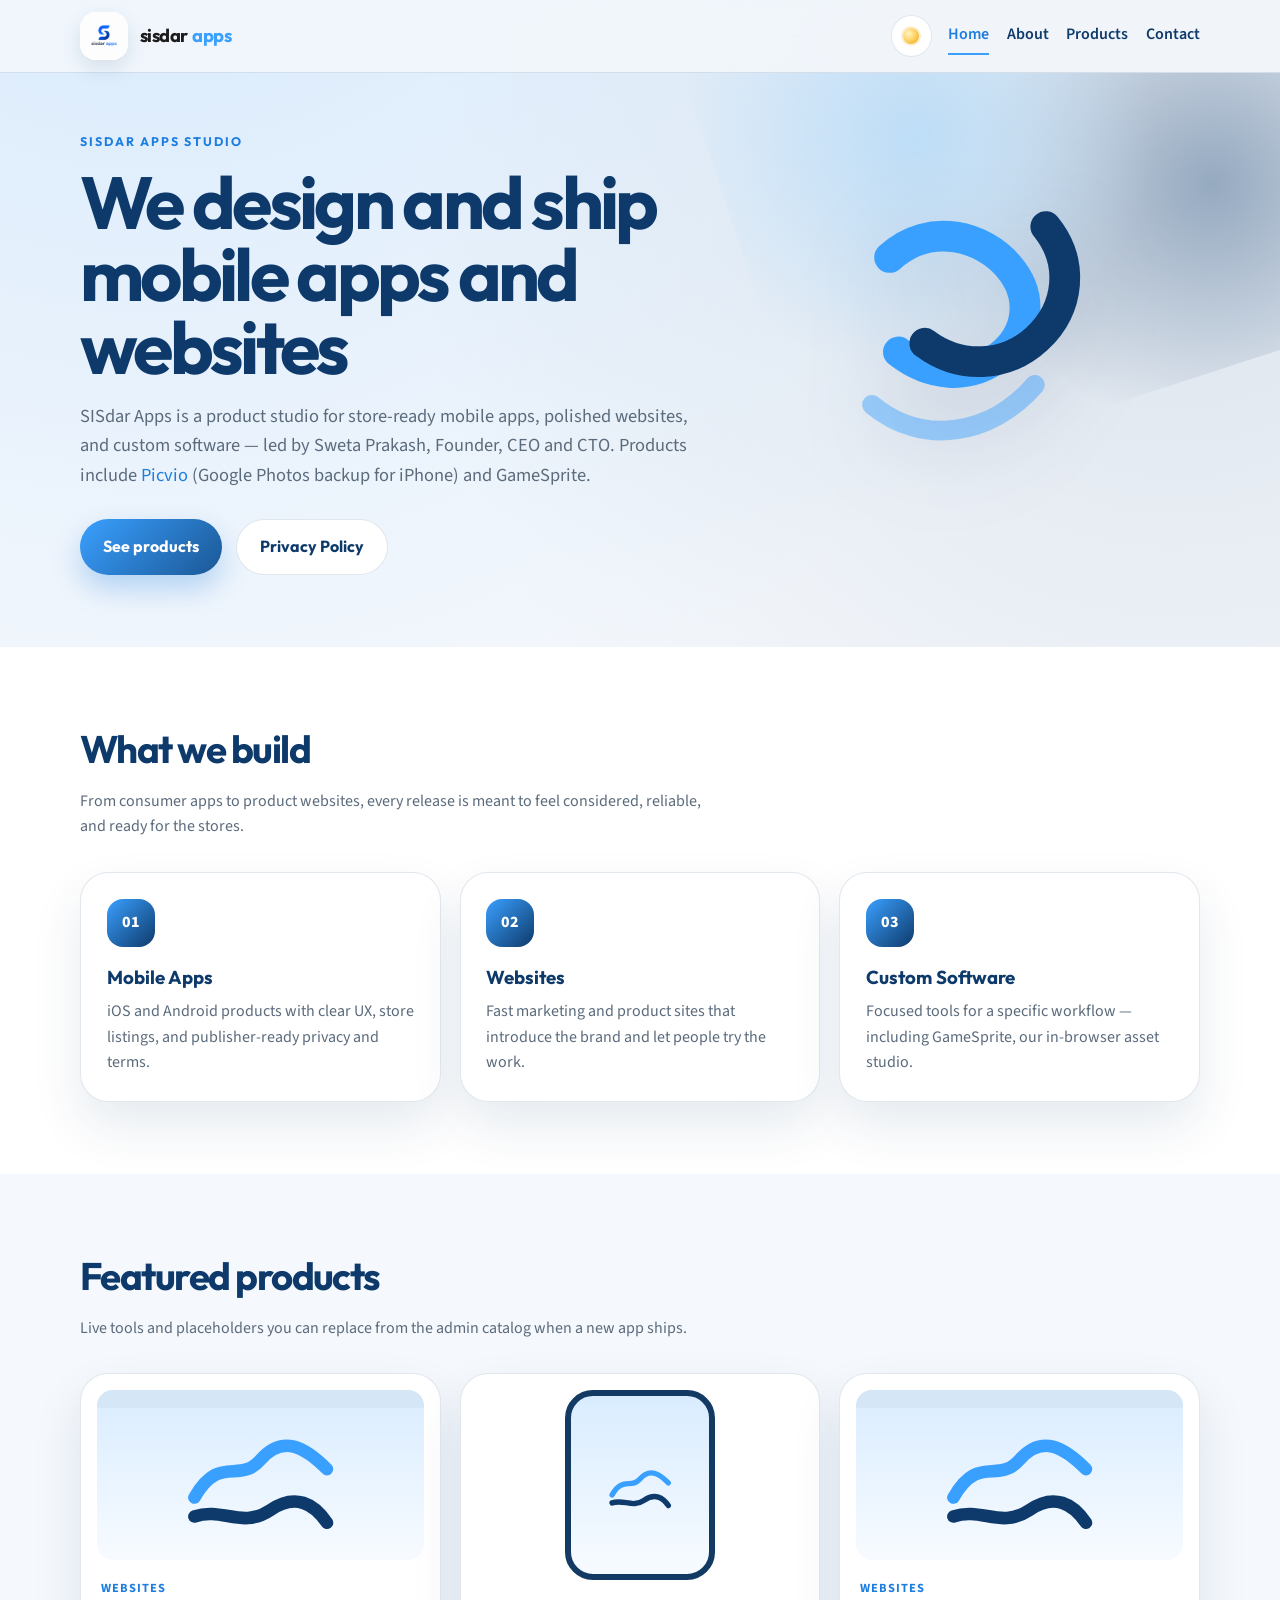
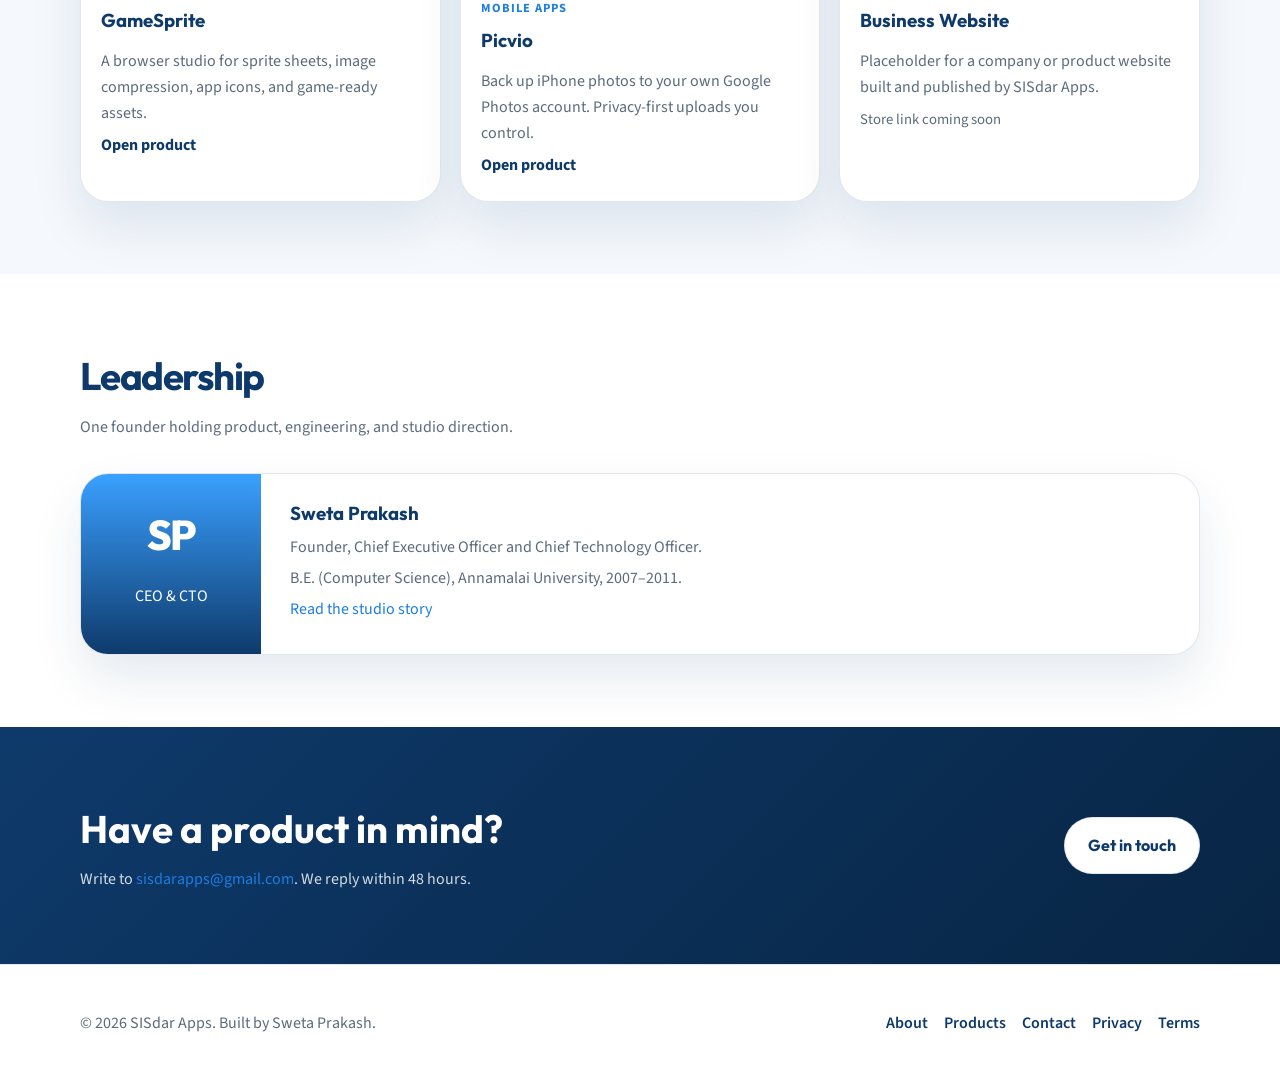
<file: index.html>
<!DOCTYPE html>
<html lang="en">
<head>
  <meta charset="UTF-8" />
  <meta name="viewport" content="width=device-width, initial-scale=1.0" />
  <title>SISdar Apps — Mobile apps and websites</title>
  <meta name="description" content="SISdar Apps designs and ships mobile apps, websites, and custom software. Founded by Sweta Prakash, CEO and CTO." />
  <meta name="theme-color" content="#F5F8FC" />
  <link rel="canonical" href="https://sisdarapps.co.in/" />
  <meta property="og:title" content="SISdar Apps — Mobile apps and websites" />
  <meta property="og:description" content="SISdar Apps designs and ships mobile apps, websites, and custom software." />
  <meta property="og:type" content="website" />
  <meta property="og:url" content="https://sisdarapps.co.in/" />
  <meta property="og:image" content="https://sisdarapps.co.in/assets/logo.png" />
  <link rel="icon" type="image/png" href="assets/favicon.png" />
  <link rel="apple-touch-icon" href="assets/favicon.png" />
  <link rel="preconnect" href="https://fonts.googleapis.com" />
  <link rel="preconnect" href="https://fonts.gstatic.com" crossorigin />
  <link href="https://fonts.googleapis.com/css2?family=Outfit:wght@500;600;700;800&family=Source+Sans+3:wght@400;600;700&display=swap" rel="stylesheet" />
  <script src="js/theme-init.js"></script>
  <link rel="stylesheet" href="css/style.css" />
  <script type="application/ld+json">
  {
    "@context": "https://schema.org",
    "@type": "Organization",
    "name": "SISdar Apps",
    "url": "https://sisdarapps.co.in/",
    "logo": "https://sisdarapps.co.in/assets/logo.png",
    "email": "sisdarapps@gmail.com",
    "founder": {
      "@type": "Person",
      "name": "Sweta Prakash",
      "jobTitle": "Founder, CEO and CTO"
    }
  }
  </script>
</head>
<body data-page="home">
  <a class="skip-link" href="#main">Skip to content</a>
  <header class="site-header">
    <div class="container header-inner">
      <a class="brand" href="index.html" aria-label="SISdar Apps home">
        <img src="assets/logo.png" alt="" class="brand-logo" width="48" height="48" />
        <span class="brand-text" aria-hidden="true"><span class="brand-sisdar">sisdar</span><span class="brand-apps">apps</span></span>
      </a>
      <div class="header-actions">
        <button class="theme-toggle" type="button" data-theme-toggle aria-label="Switch to dark theme">
          <span class="theme-toggle-sun" aria-hidden="true"></span>
          <span class="theme-toggle-moon" aria-hidden="true"></span>
        </button>
        <button class="nav-toggle" type="button" aria-expanded="false" aria-controls="site-nav">Menu</button>
      </div>
      <nav class="site-nav" id="site-nav" aria-label="Main">
        <a href="index.html" data-nav="home">Home</a>
        <a href="about.html" data-nav="about">About</a>
        <a href="products.html" data-nav="products">Products</a>
        <a href="contact.html" data-nav="contact">Contact</a>
      </nav>
    </div>
  </header>

  <main id="main">
    <section class="section hero ribbon-stage">
      <div class="container hero-grid">
        <div class="hero-copy">
          <span class="eyebrow">SISdar Apps studio</span>
          <h1>We design and ship mobile apps and websites</h1>
          <p>SISdar Apps is a product studio for store-ready mobile apps, polished websites, and custom software — led by Sweta Prakash, Founder, CEO and CTO. Products include <a href="picvio.html">Picvio</a> (Google Photos backup for iPhone) and GameSprite.</p>
          <div class="hero-actions">
            <a class="button button-primary" href="products.html">See products</a>
            <a class="button button-secondary" href="privacy.html">Privacy Policy</a>
          </div>
        </div>
        <div class="hero-visual" aria-hidden="true">
          <svg class="ribbon-mark" viewBox="0 0 320 280" fill="none">
            <path d="M86 54c38-34 86-18 108 8 24 28 18 62-8 82-28 22-64 18-92-4" stroke="#3AA0FF" stroke-width="28" stroke-linecap="round"/>
            <path d="M118 132c32 24 74 22 102-4 30-28 34-70 8-102" stroke="#0E3A6B" stroke-width="28" stroke-linecap="round"/>
            <path d="M70 188c46 38 108 28 148-18" stroke="#3AA0FF" stroke-width="18" stroke-linecap="round" opacity="0.45"/>
          </svg>
        </div>
      </div>
    </section>

    <section class="section section-ice">
      <div class="container">
        <div class="section-header">
          <h2>What we build</h2>
          <p>From consumer apps to product websites, every release is meant to feel considered, reliable, and ready for the stores.</p>
        </div>
        <div class="feature-grid">
          <article class="feature-card">
            <div class="feature-icon">01</div>
            <h3>Mobile Apps</h3>
            <p>iOS and Android products with clear UX, store listings, and publisher-ready privacy and terms.</p>
          </article>
          <article class="feature-card">
            <div class="feature-icon">02</div>
            <h3>Websites</h3>
            <p>Fast marketing and product sites that introduce the brand and let people try the work.</p>
          </article>
          <article class="feature-card">
            <div class="feature-icon">03</div>
            <h3>Custom Software</h3>
            <p>Focused tools for a specific workflow — including GameSprite, our in-browser asset studio.</p>
          </article>
        </div>
      </div>
    </section>

    <section class="section">
      <div class="container">
        <div class="section-header">
          <h2>Featured products</h2>
          <p>Live tools and placeholders you can replace from the admin catalog when a new app ships.</p>
        </div>
        <div class="product-grid" data-product-grid data-featured="true"></div>
      </div>
    </section>

    <section class="section section-ice">
      <div class="container">
        <div class="section-header">
          <h2>Leadership</h2>
          <p>One founder holding product, engineering, and studio direction.</p>
        </div>
        <article class="leader-card">
          <div class="leader-mark">
            <div>
              <div class="leader-initials">SP</div>
              <p>CEO &amp; CTO</p>
            </div>
          </div>
          <div class="leader-copy">
            <h3>Sweta Prakash</h3>
            <p>Founder, Chief Executive Officer and Chief Technology Officer.</p>
            <p>B.E. (Computer Science), Annamalai University, 2007–2011.</p>
            <p><a href="about.html">Read the studio story</a></p>
          </div>
        </article>
      </div>
    </section>

    <section class="section section-navy">
      <div class="container cta-band">
        <div>
          <h2>Have a product in mind?</h2>
          <p>Write to <a href="mailto:sisdarapps@gmail.com">sisdarapps@gmail.com</a>. We reply within 48 hours.</p>
        </div>
        <a class="button button-secondary" href="contact.html">Get in touch</a>
      </div>
    </section>
  </main>

  <footer class="site-footer">
    <div class="container footer-inner">
      <p>&copy; 2026 SISdar Apps. Built by Sweta Prakash.</p>
      <nav class="footer-links" aria-label="Footer">
        <a href="about.html">About</a>
        <a href="products.html">Products</a>
        <a href="contact.html">Contact</a>
        <a href="privacy.html">Privacy</a>
        <a href="terms.html">Terms</a>
      </nav>
    </div>
  </footer>
  <script src="js/site.js"></script>
  <script src="js/products.js"></script>
</body>
</html>
</file>
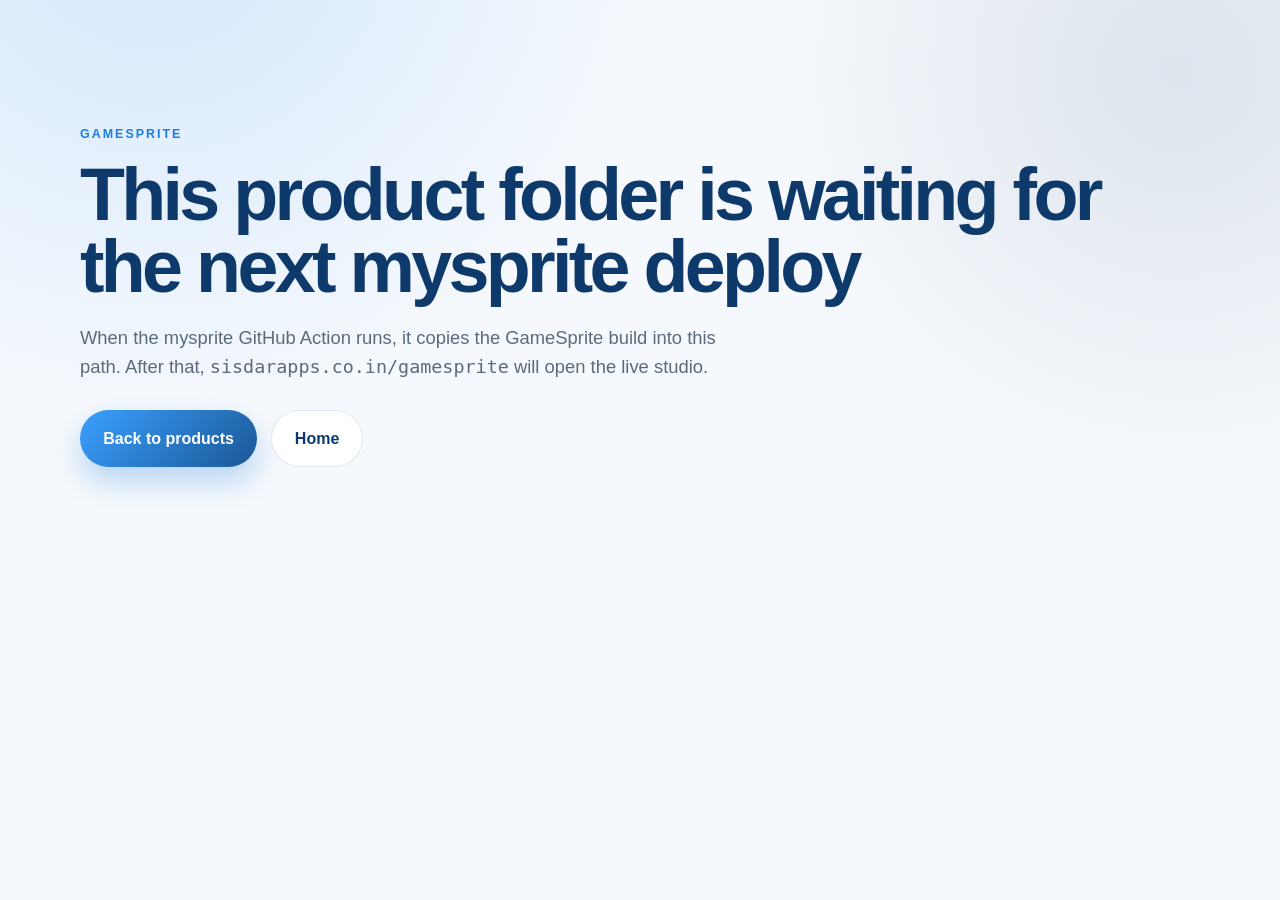
<file: gamesprite/index.html>
<!DOCTYPE html>
<html lang="en">
<head>
  <meta charset="UTF-8" />
  <meta name="viewport" content="width=device-width, initial-scale=1.0" />
  <title>GameSprite — SISdar Apps</title>
  <meta name="theme-color" content="#F5F8FC" />
  <link rel="icon" type="image/png" href="/assets/favicon.png" />
  <link rel="stylesheet" href="/css/style.css" />
</head>
<body>
  <main class="section">
    <div class="container page-hero">
      <span class="eyebrow">GameSprite</span>
      <h1>This product folder is waiting for the next mysprite deploy</h1>
      <p>When the mysprite GitHub Action runs, it copies the GameSprite build into this path. After that, <code>sisdarapps.co.in/gamesprite</code> will open the live studio.</p>
      <div class="hero-actions">
        <a class="button button-primary" href="/products.html">Back to products</a>
        <a class="button button-secondary" href="/index.html">Home</a>
      </div>
    </div>
  </main>
</body>
</html>
</file>
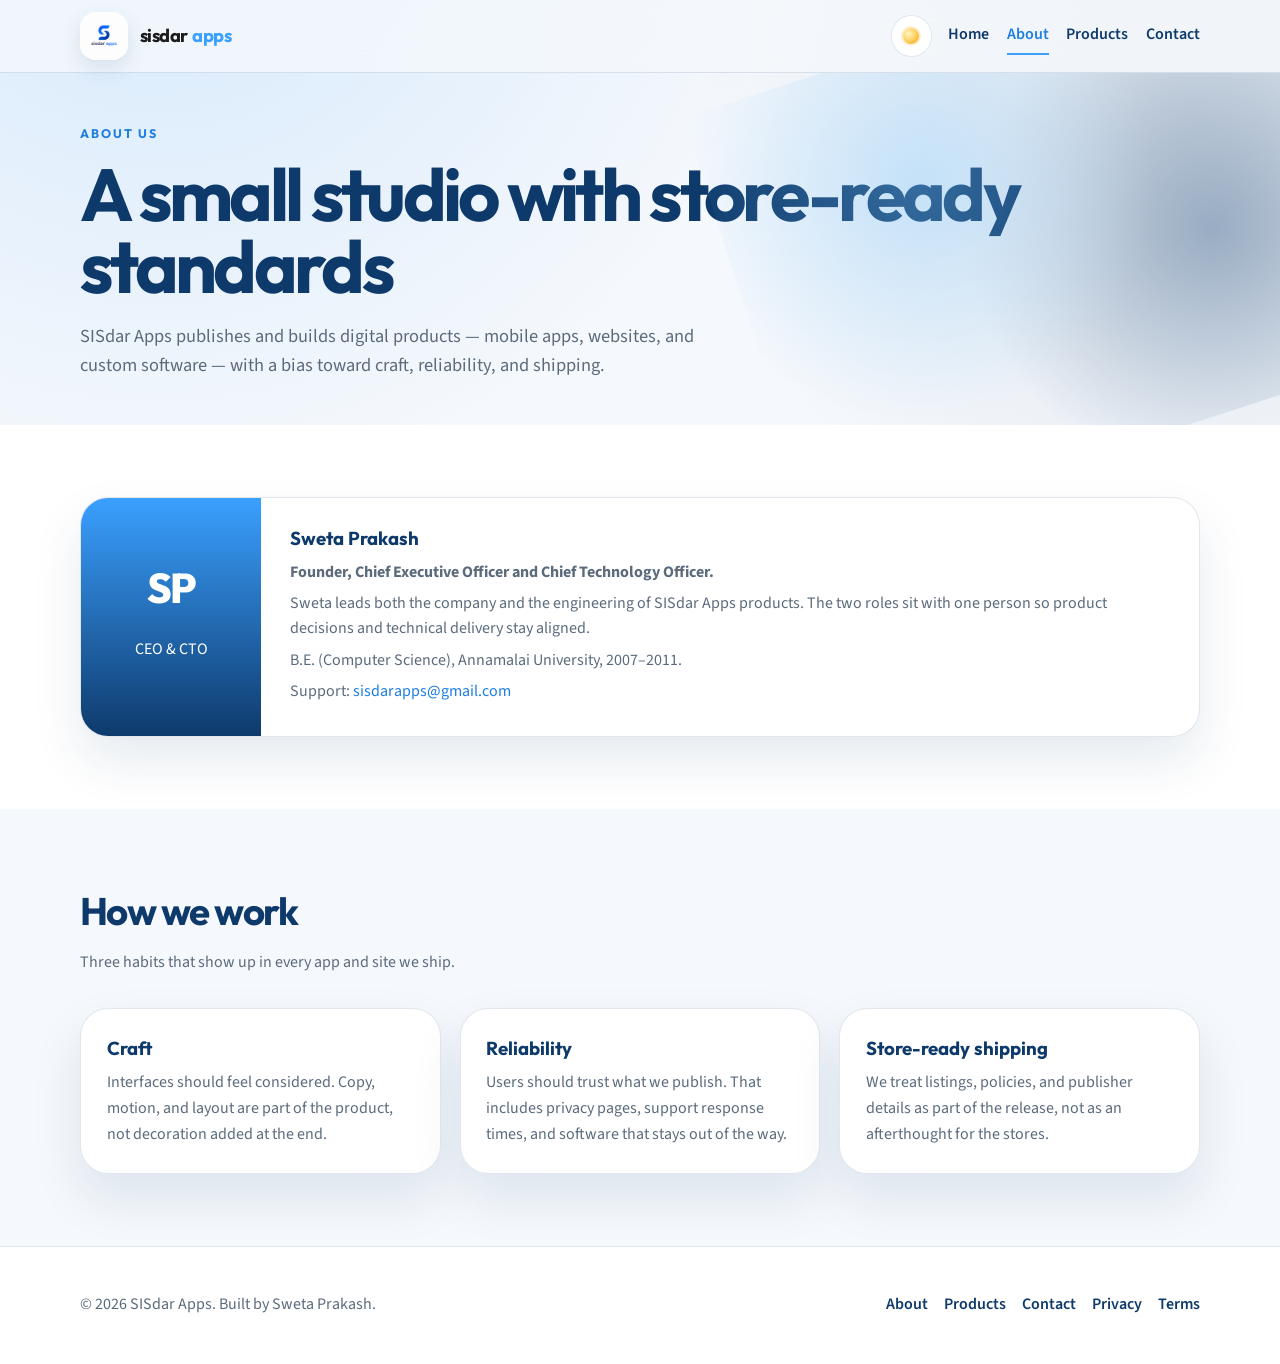
<file: about.html>
<!DOCTYPE html>
<html lang="en">
<head>
  <meta charset="UTF-8" />
  <meta name="viewport" content="width=device-width, initial-scale=1.0" />
  <title>About SISdar Apps</title>
  <meta name="description" content="SISdar Apps is a product studio led by Sweta Prakash, Founder, CEO and CTO. B.E. Computer Science, Annamalai University, 2007–2011." />
  <meta name="theme-color" content="#F5F8FC" />
  <link rel="canonical" href="https://sisdarapps.co.in/about.html" />
  <meta property="og:title" content="About SISdar Apps" />
  <meta property="og:description" content="Meet Sweta Prakash, Founder, CEO and CTO of SISdar Apps." />
  <meta property="og:type" content="website" />
  <meta property="og:url" content="https://sisdarapps.co.in/about.html" />
  <meta property="og:image" content="https://sisdarapps.co.in/assets/logo.png" />
  <link rel="icon" type="image/png" href="assets/favicon.png" />
  <link rel="apple-touch-icon" href="assets/favicon.png" />
  <link rel="preconnect" href="https://fonts.googleapis.com" />
  <link rel="preconnect" href="https://fonts.gstatic.com" crossorigin />
  <link href="https://fonts.googleapis.com/css2?family=Outfit:wght@500;600;700;800&family=Source+Sans+3:wght@400;600;700&display=swap" rel="stylesheet" />
  <script src="js/theme-init.js"></script>
  <link rel="stylesheet" href="css/style.css" />
</head>
<body data-page="about">
  <a class="skip-link" href="#main">Skip to content</a>
  <header class="site-header">
    <div class="container header-inner">
      <a class="brand" href="index.html" aria-label="SISdar Apps home">
        <img src="assets/logo.png" alt="" class="brand-logo" width="48" height="48" />
        <span class="brand-text" aria-hidden="true"><span class="brand-sisdar">sisdar</span><span class="brand-apps">apps</span></span>
      </a>
      <div class="header-actions">
        <button class="theme-toggle" type="button" data-theme-toggle aria-label="Switch to dark theme">
          <span class="theme-toggle-sun" aria-hidden="true"></span>
          <span class="theme-toggle-moon" aria-hidden="true"></span>
        </button>
        <button class="nav-toggle" type="button" aria-expanded="false" aria-controls="site-nav">Menu</button>
      </div>
      <nav class="site-nav" id="site-nav" aria-label="Main">
        <a href="index.html" data-nav="home">Home</a>
        <a href="about.html" data-nav="about">About</a>
        <a href="products.html" data-nav="products">Products</a>
        <a href="contact.html" data-nav="contact">Contact</a>
      </nav>
    </div>
  </header>

  <main id="main">
    <section class="page-hero ribbon-stage">
      <div class="container">
        <span class="eyebrow">About us</span>
        <h1>A small studio with store-ready standards</h1>
        <p>SISdar Apps publishes and builds digital products — mobile apps, websites, and custom software — with a bias toward craft, reliability, and shipping.</p>
      </div>
    </section>

    <section class="section section-ice">
      <div class="container">
        <article class="leader-card">
          <div class="leader-mark">
            <div>
              <div class="leader-initials">SP</div>
              <p>CEO &amp; CTO</p>
            </div>
          </div>
          <div class="leader-copy">
            <h3>Sweta Prakash</h3>
            <p><strong>Founder, Chief Executive Officer and Chief Technology Officer.</strong></p>
            <p>Sweta leads both the company and the engineering of SISdar Apps products. The two roles sit with one person so product decisions and technical delivery stay aligned.</p>
            <p>B.E. (Computer Science), Annamalai University, 2007–2011.</p>
            <p>Support: <a href="mailto:sisdarapps@gmail.com">sisdarapps@gmail.com</a></p>
          </div>
        </article>
      </div>
    </section>

    <section class="section">
      <div class="container">
        <div class="section-header">
          <h2>How we work</h2>
          <p>Three habits that show up in every app and site we ship.</p>
        </div>
        <div class="values-grid">
          <article class="value-card">
            <h3>Craft</h3>
            <p>Interfaces should feel considered. Copy, motion, and layout are part of the product, not decoration added at the end.</p>
          </article>
          <article class="value-card">
            <h3>Reliability</h3>
            <p>Users should trust what we publish. That includes privacy pages, support response times, and software that stays out of the way.</p>
          </article>
          <article class="value-card">
            <h3>Store-ready shipping</h3>
            <p>We treat listings, policies, and publisher details as part of the release, not as an afterthought for the stores.</p>
          </article>
        </div>
      </div>
    </section>
  </main>

  <footer class="site-footer">
    <div class="container footer-inner">
      <p>&copy; 2026 SISdar Apps. Built by Sweta Prakash.</p>
      <nav class="footer-links" aria-label="Footer">
        <a href="about.html">About</a>
        <a href="products.html">Products</a>
        <a href="contact.html">Contact</a>
        <a href="privacy.html">Privacy</a>
        <a href="terms.html">Terms</a>
      </nav>
    </div>
  </footer>
  <script src="js/site.js"></script>
</body>
</html>
</file>
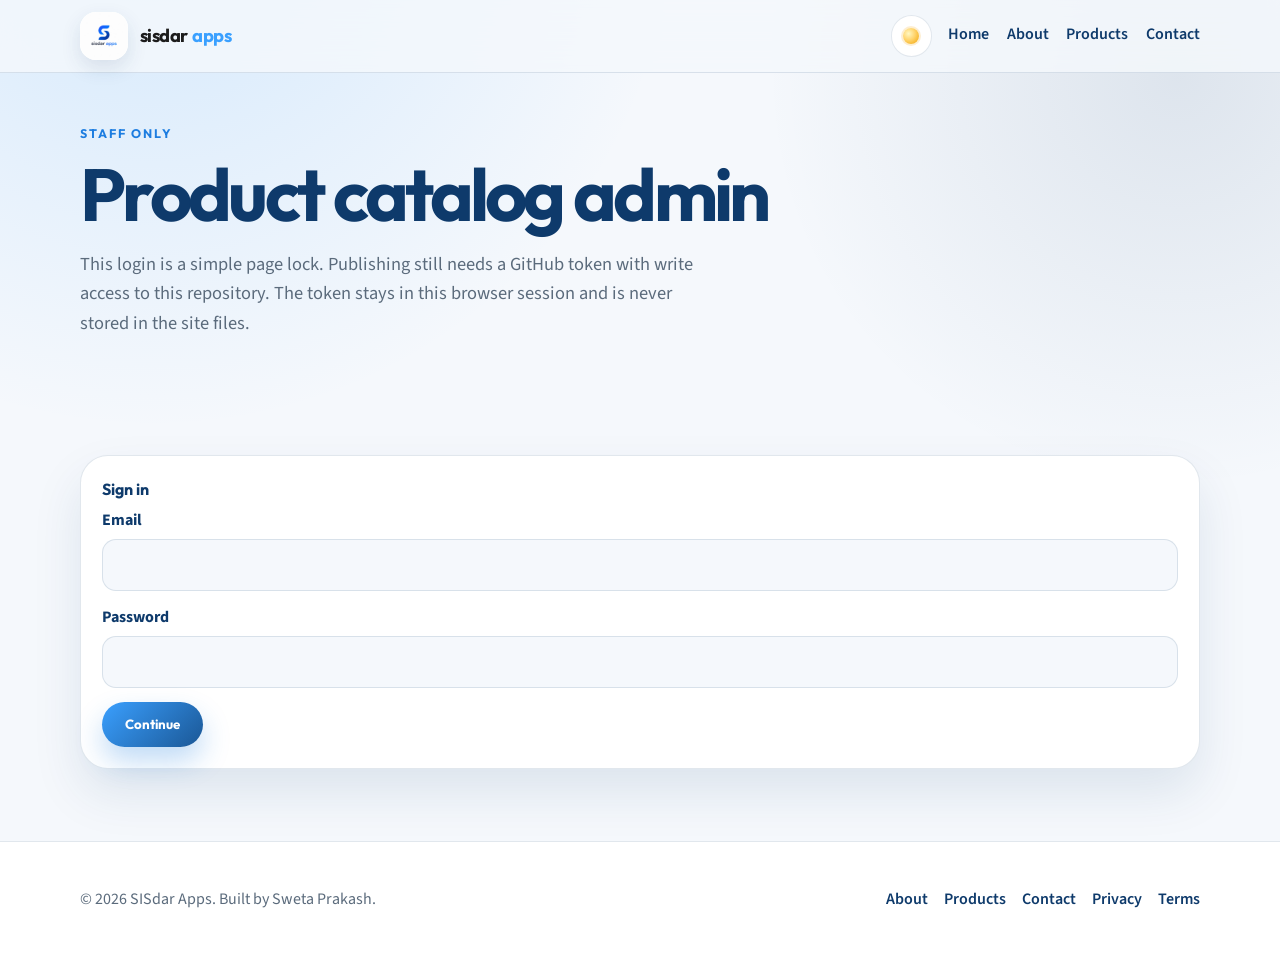
<file: admin.html>
<!DOCTYPE html>
<html lang="en">
<head>
  <meta charset="UTF-8" />
  <meta name="viewport" content="width=device-width, initial-scale=1.0" />
  <title>Admin — SISdar Apps</title>
  <meta name="robots" content="noindex, nofollow" />
  <meta name="theme-color" content="#F5F8FC" />
  <link rel="canonical" href="https://sisdarapps.co.in/admin.html" />
  <link rel="icon" type="image/png" href="assets/favicon.png" />
  <link rel="preconnect" href="https://fonts.googleapis.com" />
  <link rel="preconnect" href="https://fonts.gstatic.com" crossorigin />
  <link href="https://fonts.googleapis.com/css2?family=Outfit:wght@500;600;700;800&family=Source+Sans+3:wght@400;600;700&display=swap" rel="stylesheet" />
  <script src="js/theme-init.js"></script>
  <link rel="stylesheet" href="css/style.css" />
</head>
<body data-page="admin">
  <a class="skip-link" href="#main">Skip to content</a>
  <header class="site-header">
    <div class="container header-inner">
      <a class="brand" href="index.html" aria-label="SISdar Apps home">
        <img src="assets/logo.png" alt="" class="brand-logo" width="48" height="48" />
        <span class="brand-text" aria-hidden="true"><span class="brand-sisdar">sisdar</span><span class="brand-apps">apps</span></span>
      </a>
      <div class="header-actions">
        <button class="theme-toggle" type="button" data-theme-toggle aria-label="Switch to dark theme">
          <span class="theme-toggle-sun" aria-hidden="true"></span>
          <span class="theme-toggle-moon" aria-hidden="true"></span>
        </button>
        <button class="nav-toggle" type="button" aria-expanded="false" aria-controls="site-nav">Menu</button>
      </div>
      <nav class="site-nav" id="site-nav" aria-label="Main">
        <a href="index.html" data-nav="home">Home</a>
        <a href="about.html" data-nav="about">About</a>
        <a href="products.html" data-nav="products">Products</a>
        <a href="contact.html" data-nav="contact">Contact</a>
      </nav>
    </div>
  </header>

  <main id="main">
    <section class="page-hero">
      <div class="container">
        <span class="eyebrow">Staff only</span>
        <h1>Product catalog admin</h1>
        <p>This login is a simple page lock. Publishing still needs a GitHub token with write access to this repository. The token stays in this browser session and is never stored in the site files.</p>
      </div>
    </section>

    <section class="section">
      <div class="container">
        <p class="status-card" id="admin-status" hidden></p>

        <div id="login-view" class="admin-card">
          <h2>Sign in</h2>
          <form id="login-form">
            <label>Email
              <input type="email" name="email" required autocomplete="username" />
            </label>
            <label>Password
              <input type="password" name="password" required autocomplete="current-password" />
            </label>
            <div class="form-actions">
              <button class="button button-primary" type="submit">Continue</button>
            </div>
          </form>
        </div>

        <div id="admin-view" hidden>
          <div class="admin-toolbar">
            <h2>Catalog</h2>
            <div class="form-actions">
              <button class="button button-ghost" type="button" id="new-product-btn">New product</button>
              <button class="button button-primary" type="button" id="publish-btn">Publish to GitHub</button>
              <button class="button button-ghost" type="button" id="logout-btn">Log out</button>
            </div>
          </div>

          <div class="admin-grid" style="margin-bottom: 1.2rem;">
            <form class="admin-card" id="token-form">
              <h2>GitHub token</h2>
              <p class="token-note">Create a fine-grained personal access token with Contents write access to <code>Inder07it25/my-domain-site</code>. Paste it here when you are ready to publish. It is kept in session storage only.</p>
              <label>Token
                <input type="password" name="token" autocomplete="off" />
              </label>
              <button class="button button-secondary" type="submit">Save token for this session</button>
            </form>

            <form class="admin-card" id="product-form">
              <h2>Product</h2>
              <label>Name
                <input type="text" name="name" required />
              </label>
              <label>Category
                <select name="category">
                  <option value="apps">Mobile Apps</option>
                  <option value="websites">Websites</option>
                  <option value="software">Custom Software</option>
                </select>
              </label>
              <label>Description
                <textarea name="description"></textarea>
              </label>
              <label>Image URL (optional)
                <input type="url" name="image" />
              </label>
              <label>Link type
                <select name="linkType">
                  <option value="none">Coming soon</option>
                  <option value="internal">Internal path on this domain</option>
                  <option value="external">External URL</option>
                </select>
              </label>
              <label>Internal path
                <input type="text" name="path" placeholder="/gamesprite/" />
              </label>
              <label>External URL
                <input type="url" name="url" placeholder="https://" />
              </label>
              <label><input type="checkbox" name="featured" /> Featured on Home</label>
              <button class="button button-primary" type="submit">Save to draft</button>
            </form>
          </div>

          <div class="admin-list" id="product-list"></div>
        </div>
      </div>
    </section>
  </main>

  <footer class="site-footer">
    <div class="container footer-inner">
      <p>&copy; 2026 SISdar Apps. Built by Sweta Prakash.</p>
      <nav class="footer-links" aria-label="Footer">
        <a href="about.html">About</a>
        <a href="products.html">Products</a>
        <a href="contact.html">Contact</a>
        <a href="privacy.html">Privacy</a>
        <a href="terms.html">Terms</a>
      </nav>
    </div>
  </footer>
  <script src="js/site.js"></script>
  <script src="js/products.js"></script>
  <script src="js/admin.js"></script>
</body>
</html>
</file>
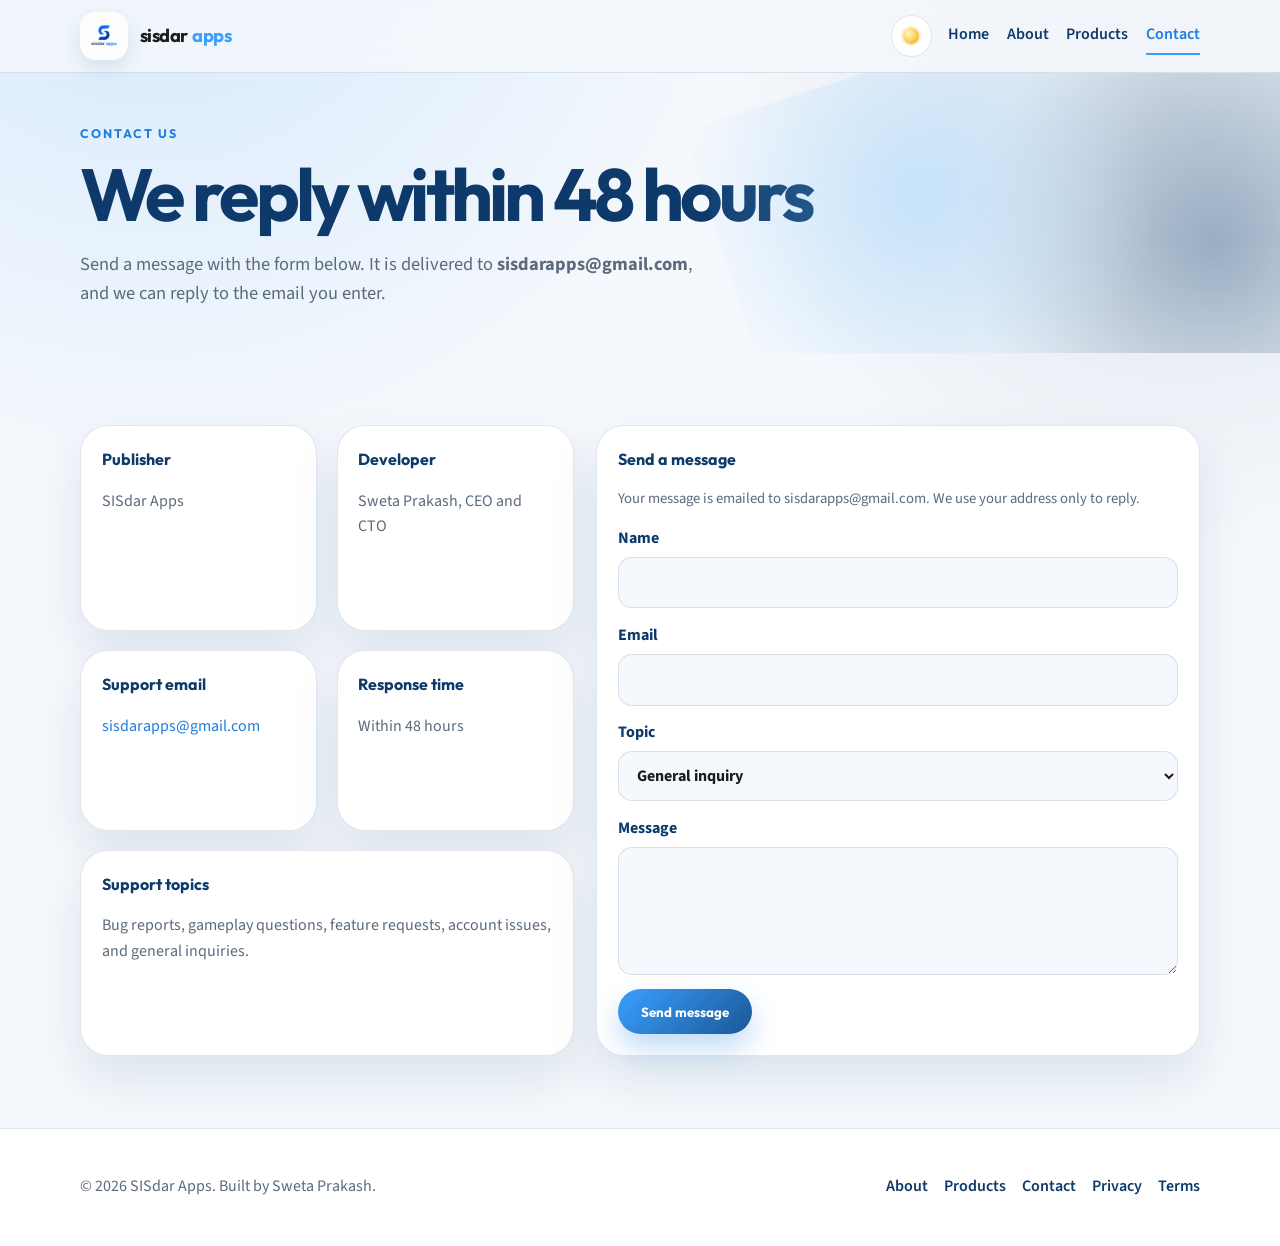
<file: contact.html>
<!DOCTYPE html>
<html lang="en">
<head>
  <meta charset="UTF-8" />
  <meta name="viewport" content="width=device-width, initial-scale=1.0" />
  <title>Contact SISdar Apps</title>
  <meta name="description" content="Contact SISdar Apps support. Email sisdarapps@gmail.com. We respond within 48 hours." />
  <meta name="theme-color" content="#F5F8FC" />
  <link rel="canonical" href="https://sisdarapps.co.in/contact.html" />
  <meta property="og:title" content="Contact SISdar Apps" />
  <meta property="og:description" content="Contact SISdar Apps support. We respond within 48 hours." />
  <meta property="og:type" content="website" />
  <meta property="og:url" content="https://sisdarapps.co.in/contact.html" />
  <meta property="og:image" content="https://sisdarapps.co.in/assets/logo.png" />
  <link rel="icon" type="image/png" href="assets/favicon.png" />
  <link rel="apple-touch-icon" href="assets/favicon.png" />
  <link rel="preconnect" href="https://fonts.googleapis.com" />
  <link rel="preconnect" href="https://fonts.gstatic.com" crossorigin />
  <link href="https://fonts.googleapis.com/css2?family=Outfit:wght@500;600;700;800&family=Source+Sans+3:wght@400;600;700&display=swap" rel="stylesheet" />
  <script src="js/theme-init.js"></script>
  <link rel="stylesheet" href="css/style.css" />
</head>
<body data-page="contact">
  <a class="skip-link" href="#main">Skip to content</a>
  <header class="site-header">
    <div class="container header-inner">
      <a class="brand" href="index.html" aria-label="SISdar Apps home">
        <img src="assets/logo.png" alt="" class="brand-logo" width="48" height="48" />
        <span class="brand-text" aria-hidden="true"><span class="brand-sisdar">sisdar</span><span class="brand-apps">apps</span></span>
      </a>
      <div class="header-actions">
        <button class="theme-toggle" type="button" data-theme-toggle aria-label="Switch to dark theme">
          <span class="theme-toggle-sun" aria-hidden="true"></span>
          <span class="theme-toggle-moon" aria-hidden="true"></span>
        </button>
        <button class="nav-toggle" type="button" aria-expanded="false" aria-controls="site-nav">Menu</button>
      </div>
      <nav class="site-nav" id="site-nav" aria-label="Main">
        <a href="index.html" data-nav="home">Home</a>
        <a href="about.html" data-nav="about">About</a>
        <a href="products.html" data-nav="products">Products</a>
        <a href="contact.html" data-nav="contact">Contact</a>
      </nav>
    </div>
  </header>

  <main id="main">
    <section class="page-hero ribbon-stage">
      <div class="container">
        <span class="eyebrow">Contact us</span>
        <h1>We reply within 48 hours</h1>
        <p>Send a message with the form below. It is delivered to <strong>sisdarapps@gmail.com</strong>, and we can reply to the email you enter.</p>
      </div>
    </section>

    <section class="section">
      <div class="container contact-layout">
        <div class="contact-details">
          <div class="content-card">
            <h2>Publisher</h2>
            <p>SISdar Apps</p>
          </div>
          <div class="content-card">
            <h2>Developer</h2>
            <p>Sweta Prakash, CEO and CTO</p>
          </div>
          <div class="content-card">
            <h2>Support email</h2>
            <p><a href="mailto:sisdarapps@gmail.com">sisdarapps@gmail.com</a></p>
          </div>
          <div class="content-card">
            <h2>Response time</h2>
            <p>Within 48 hours</p>
          </div>
          <div class="content-card" style="grid-column: 1 / -1">
            <h2>Support topics</h2>
            <p>Bug reports, gameplay questions, feature requests, account issues, and general inquiries.</p>
          </div>
        </div>

        <form class="contact-form" id="contact-form" novalidate>
          <h2>Send a message</h2>
          <p class="muted-note">Your message is emailed to sisdarapps@gmail.com. We use your address only to reply.</p>
          <label>Name
            <input type="text" name="name" required autocomplete="name" maxlength="120" />
          </label>
          <label>Email
            <input type="email" name="email" required autocomplete="email" maxlength="200" />
          </label>
          <label>Topic
            <select name="topic">
              <option>General inquiry</option>
              <option>Bug report</option>
              <option>Feature request</option>
              <option>Account issue</option>
              <option>Privacy or terms</option>
            </select>
          </label>
          <label>Message
            <textarea name="message" required maxlength="5000"></textarea>
          </label>
          <input class="honey-field" type="text" name="_gotcha" tabindex="-1" autocomplete="off" aria-hidden="true" />
          <p class="form-status" id="contact-status" role="status" aria-live="polite" hidden></p>
          <div class="form-actions">
            <button class="button button-primary" type="submit" id="contact-submit">Send message</button>
          </div>
        </form>
      </div>
    </section>
  </main>

  <footer class="site-footer">
    <div class="container footer-inner">
      <p>&copy; 2026 SISdar Apps. Built by Sweta Prakash.</p>
      <nav class="footer-links" aria-label="Footer">
        <a href="about.html">About</a>
        <a href="products.html">Products</a>
        <a href="contact.html">Contact</a>
        <a href="privacy.html">Privacy</a>
        <a href="terms.html">Terms</a>
      </nav>
    </div>
  </footer>
  <script src="js/site.js"></script>
  <script src="js/contact.js"></script>
</body>
</html>
</file>
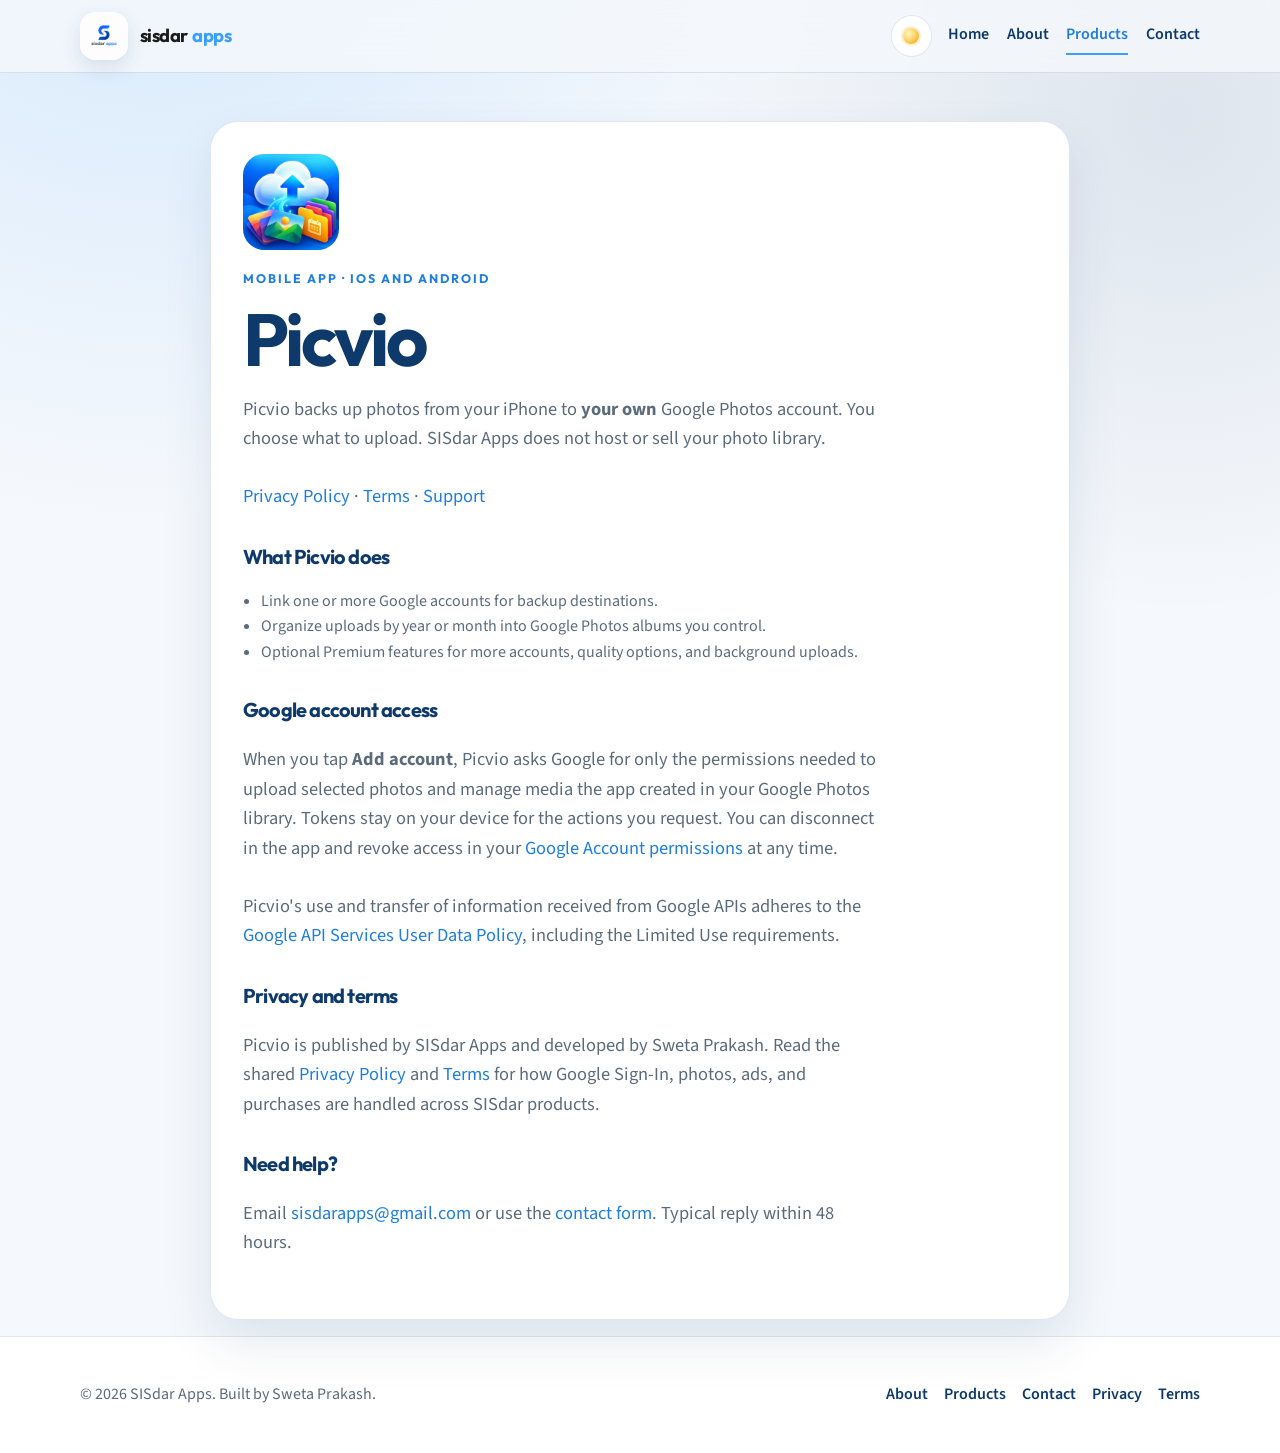
<file: picvio.html>
<!DOCTYPE html>
<html lang="en">
<head>
  <meta charset="UTF-8" />
  <meta name="viewport" content="width=device-width, initial-scale=1.0" />
  <title>Picvio — Photo backup to Google Photos | SISdar Apps</title>
  <meta name="description" content="Picvio backs up your iPhone photos to your own Google Photos account. Published by SISdar Apps." />
  <meta name="theme-color" content="#F5F8FC" />
  <link rel="canonical" href="https://sisdarapps.co.in/picvio.html" />
  <meta property="og:title" content="Picvio — SISdar Apps" />
  <meta property="og:description" content="Back up iPhone photos to your own Google Photos library with Picvio." />
  <meta property="og:type" content="website" />
  <meta property="og:url" content="https://sisdarapps.co.in/picvio.html" />
  <meta property="og:image" content="https://sisdarapps.co.in/assets/picvio-icon.png" />
  <link rel="icon" type="image/png" href="assets/favicon.png" />
  <link rel="apple-touch-icon" href="assets/favicon.png" />
  <link rel="preconnect" href="https://fonts.googleapis.com" />
  <link rel="preconnect" href="https://fonts.gstatic.com" crossorigin />
  <link href="https://fonts.googleapis.com/css2?family=Outfit:wght@500;600;700;800&family=Source+Sans+3:wght@400;600;700&display=swap" rel="stylesheet" />
  <script src="js/theme-init.js"></script>
  <link rel="stylesheet" href="css/style.css" />
</head>
<body data-page="products">
  <a class="skip-link" href="#main">Skip to content</a>
  <header class="site-header">
    <div class="container header-inner">
      <a class="brand" href="index.html" aria-label="SISdar Apps home">
        <img src="assets/logo.png" alt="" class="brand-logo" width="48" height="48" />
        <span class="brand-text" aria-hidden="true"><span class="brand-sisdar">sisdar</span><span class="brand-apps">apps</span></span>
      </a>
      <div class="header-actions">
        <button class="theme-toggle" type="button" data-theme-toggle aria-label="Switch to dark theme">
          <span class="theme-toggle-sun" aria-hidden="true"></span>
          <span class="theme-toggle-moon" aria-hidden="true"></span>
        </button>
        <button class="nav-toggle" type="button" aria-expanded="false" aria-controls="site-nav">Menu</button>
      </div>
      <nav class="site-nav" id="site-nav" aria-label="Main">
        <a href="index.html" data-nav="home">Home</a>
        <a href="about.html" data-nav="about">About</a>
        <a href="products.html" data-nav="products">Products</a>
        <a href="contact.html" data-nav="contact">Contact</a>
      </nav>
    </div>
  </header>

  <main id="main">
    <section class="section page-hero">
      <div class="container content-card">
        <img src="assets/picvio-icon.png" alt="Picvio app icon" class="app-icon" width="96" height="96" />
        <span class="eyebrow">Mobile app · iOS and Android</span>
        <h1>Picvio</h1>
        <p>
          Picvio backs up photos from your iPhone to <strong>your own</strong> Google Photos account.
          You choose what to upload. SISdar Apps does not host or sell your photo library.
        </p>
        <p>
          <a href="privacy.html">Privacy Policy</a>
          ·
          <a href="terms.html">Terms</a>
          ·
          <a href="contact.html">Support</a>
        </p>

        <h2>What Picvio does</h2>
        <ul>
          <li>Link one or more Google accounts for backup destinations.</li>
          <li>Organize uploads by year or month into Google Photos albums you control.</li>
          <li>Optional Premium features for more accounts, quality options, and background uploads.</li>
        </ul>

        <h2>Google account access</h2>
        <p>
          When you tap <strong>Add account</strong>, Picvio asks Google for only the permissions needed to
          upload selected photos and manage media the app created in your Google Photos library.
          Tokens stay on your device for the actions you request. You can disconnect in the app and revoke access in your
          <a href="https://myaccount.google.com/permissions">Google Account permissions</a> at any time.
        </p>
        <p>
          Picvio's use and transfer of information received from Google APIs adheres to the
          <a href="https://developers.google.com/terms/api-services-user-data-policy">Google API Services User Data Policy</a>,
          including the Limited Use requirements.
        </p>

        <h2>Privacy and terms</h2>
        <p>
          Picvio is published by SISdar Apps and developed by Sweta Prakash.
          Read the shared <a href="privacy.html">Privacy Policy</a> and <a href="terms.html">Terms</a>
          for how Google Sign-In, photos, ads, and purchases are handled across SISdar products.
        </p>

        <h2>Need help?</h2>
        <p>Email <a href="mailto:sisdarapps@gmail.com">sisdarapps@gmail.com</a> or use the <a href="contact.html">contact form</a>. Typical reply within 48 hours.</p>
      </div>
    </section>
  </main>

  <footer class="site-footer">
    <div class="container footer-inner">
      <p>&copy; 2026 SISdar Apps. Built by Sweta Prakash.</p>
      <nav class="footer-links" aria-label="Footer">
        <a href="about.html">About</a>
        <a href="products.html">Products</a>
        <a href="contact.html">Contact</a>
        <a href="privacy.html">Privacy</a>
        <a href="terms.html">Terms</a>
      </nav>
    </div>
  </footer>
  <script src="js/site.js"></script>
</body>
</html>
</file>
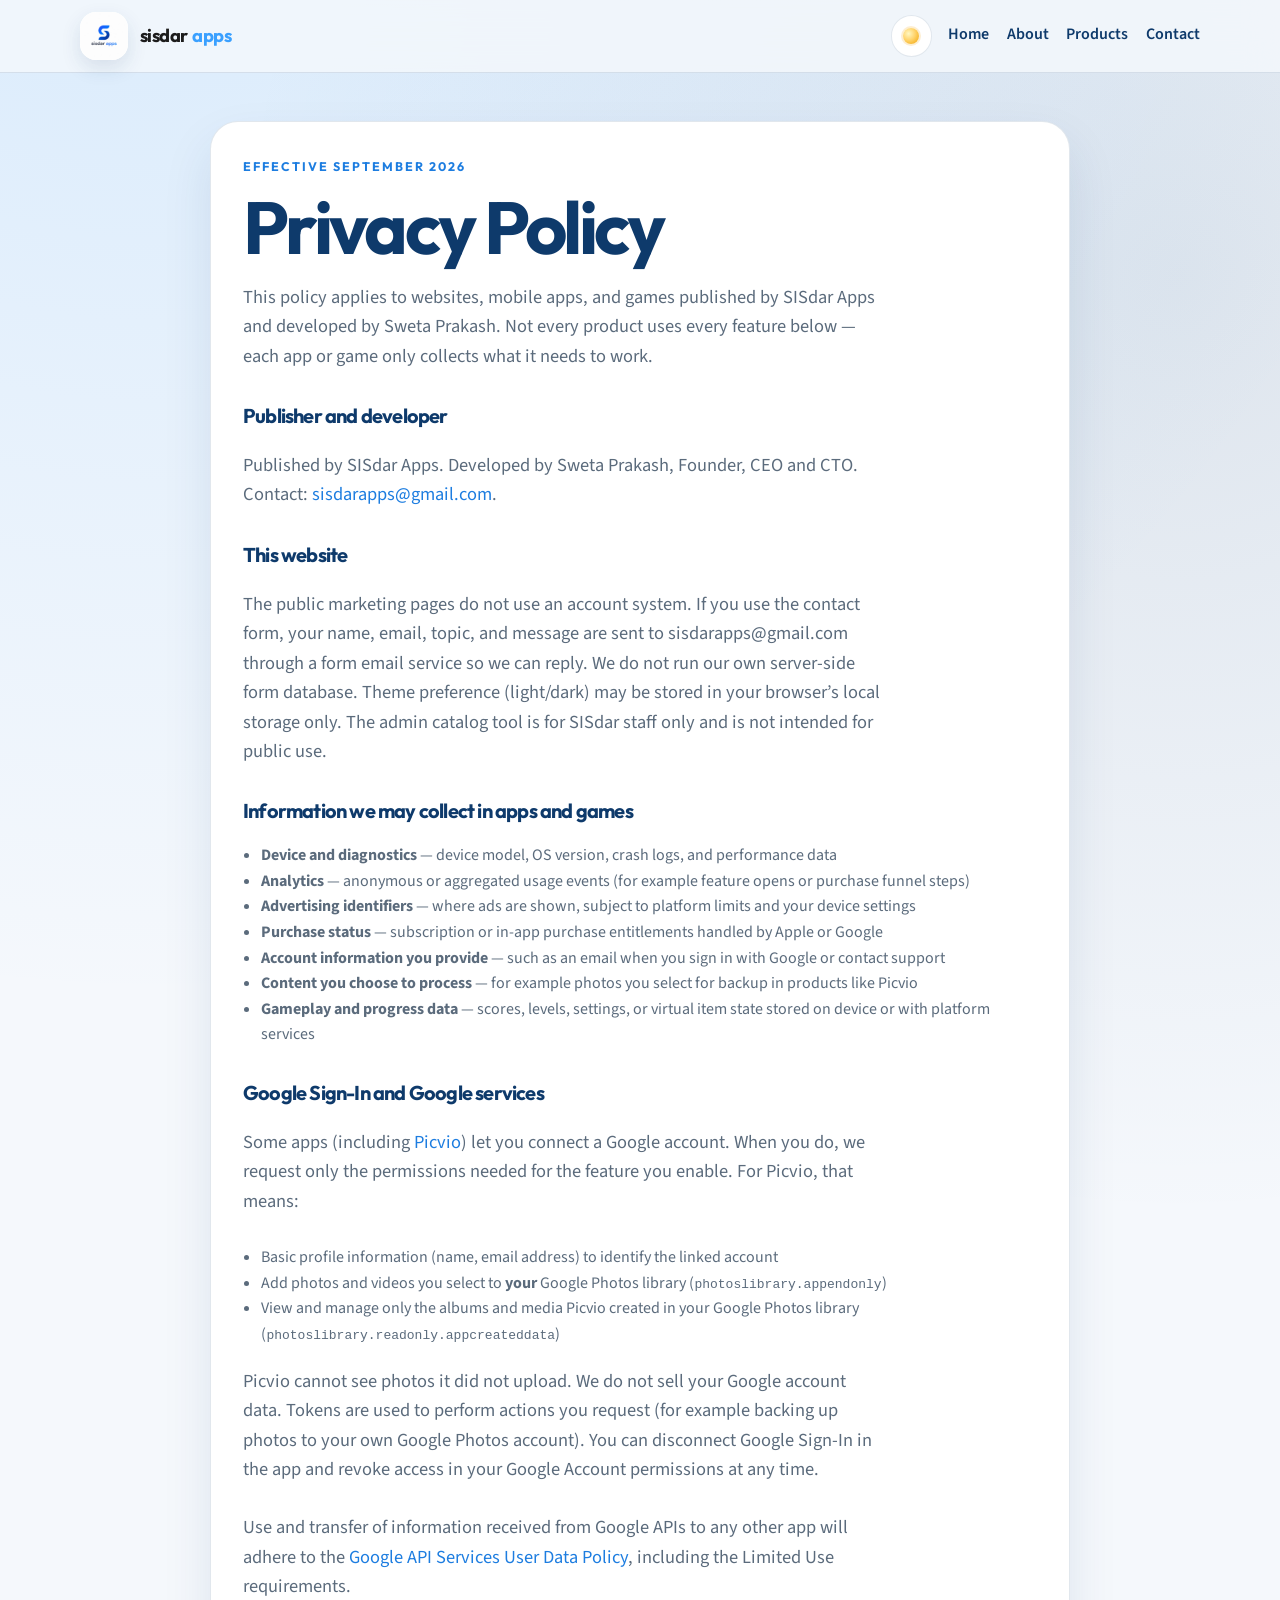
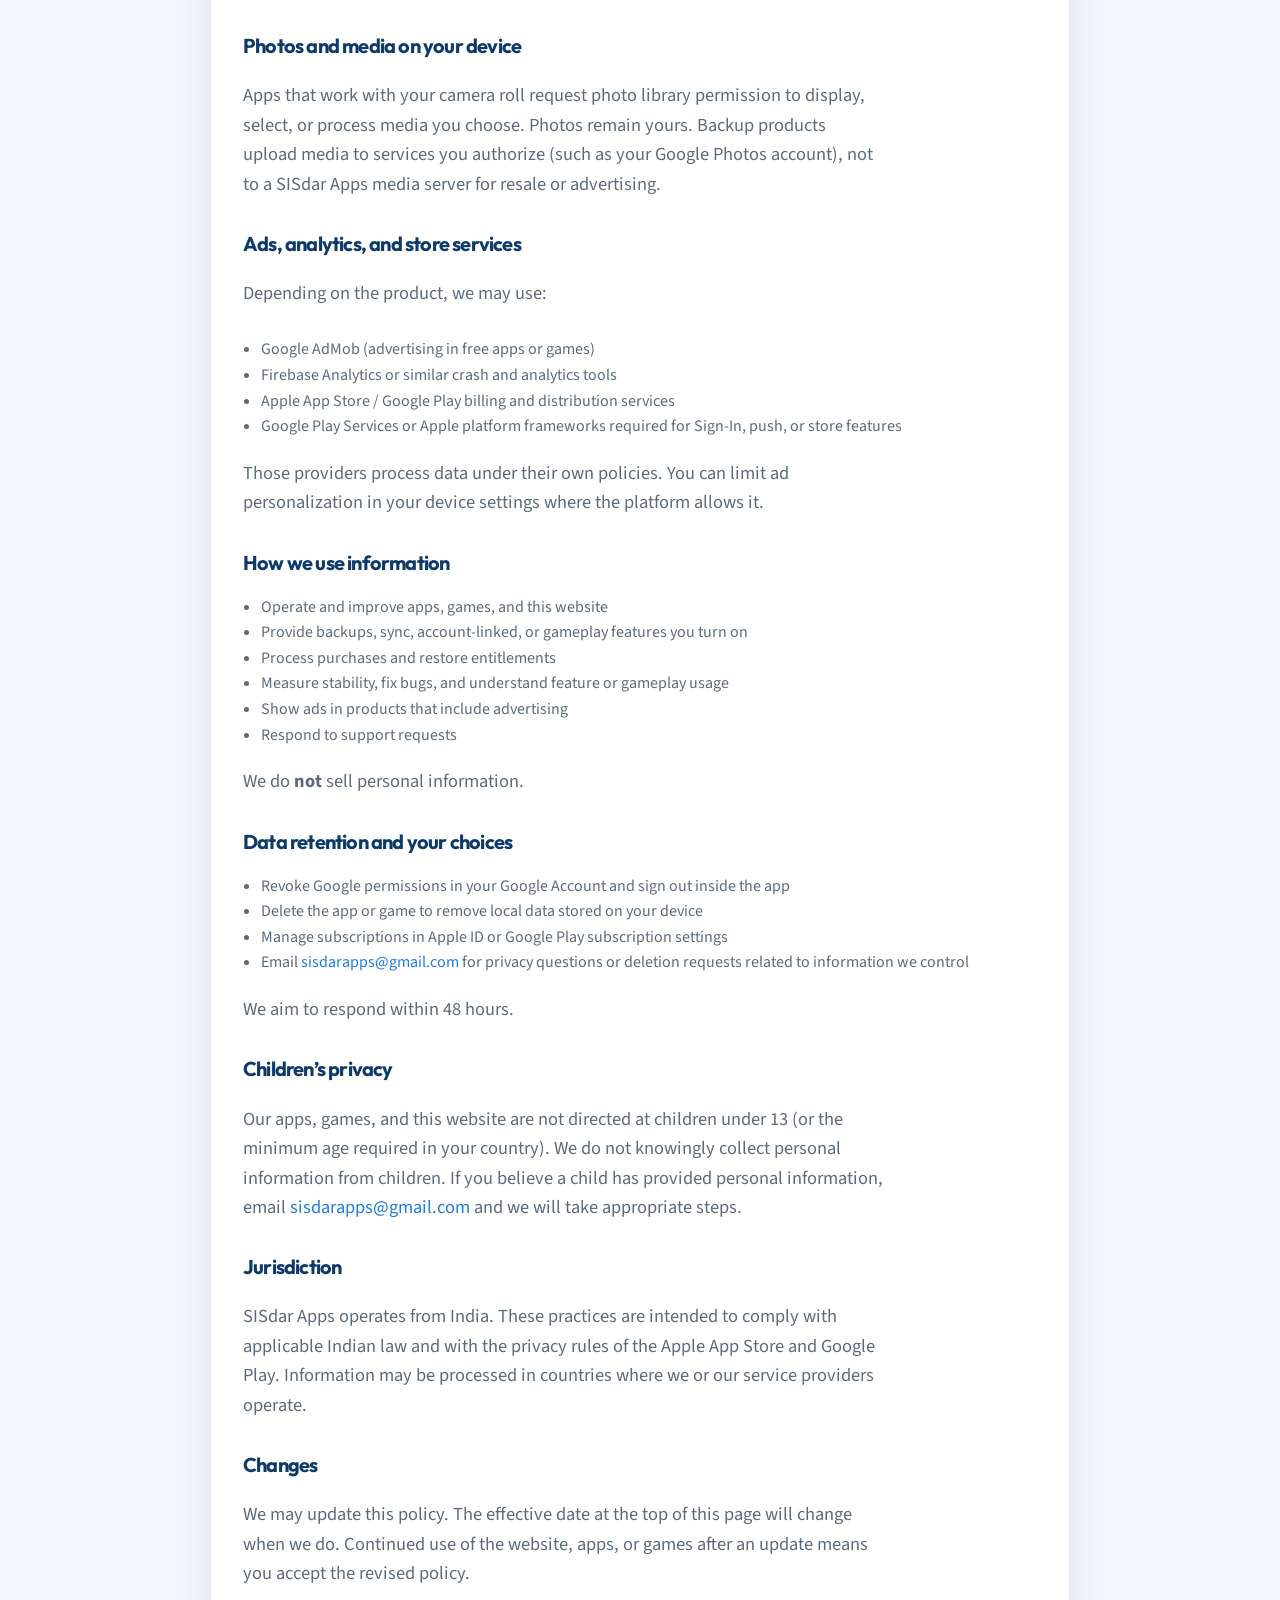
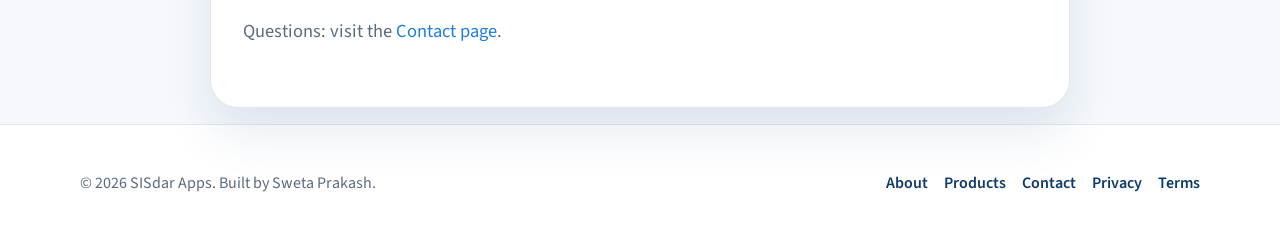
<file: privacy.html>
<!DOCTYPE html>
<html lang="en">
<head>
  <meta charset="UTF-8" />
  <meta name="viewport" content="width=device-width, initial-scale=1.0" />
  <title>Privacy Policy — SISdar Apps</title>
  <meta name="description" content="Privacy Policy for SISdar Apps websites, mobile apps, and games — including analytics, ads, purchases, Google Sign-In, and photos. Effective September 2026." />
  <meta name="theme-color" content="#F5F8FC" />
  <link rel="canonical" href="https://sisdarapps.co.in/privacy.html" />
  <meta property="og:title" content="Privacy Policy — SISdar Apps" />
  <meta property="og:description" content="Privacy Policy for SISdar Apps websites, mobile apps, and games." />
  <meta property="og:type" content="website" />
  <meta property="og:url" content="https://sisdarapps.co.in/privacy.html" />
  <meta property="og:image" content="https://sisdarapps.co.in/assets/logo.png" />
  <link rel="icon" type="image/png" href="assets/favicon.png" />
  <link rel="apple-touch-icon" href="assets/favicon.png" />
  <link rel="preconnect" href="https://fonts.googleapis.com" />
  <link rel="preconnect" href="https://fonts.gstatic.com" crossorigin />
  <link href="https://fonts.googleapis.com/css2?family=Outfit:wght@500;600;700;800&family=Source+Sans+3:wght@400;600;700&display=swap" rel="stylesheet" />
  <script src="js/theme-init.js"></script>
  <link rel="stylesheet" href="css/style.css" />
</head>
<body data-page="privacy">
  <a class="skip-link" href="#main">Skip to content</a>
  <header class="site-header">
    <div class="container header-inner">
      <a class="brand" href="index.html" aria-label="SISdar Apps home">
        <img src="assets/logo.png" alt="" class="brand-logo" width="48" height="48" />
        <span class="brand-text" aria-hidden="true"><span class="brand-sisdar">sisdar</span><span class="brand-apps">apps</span></span>
      </a>
      <div class="header-actions">
        <button class="theme-toggle" type="button" data-theme-toggle aria-label="Switch to dark theme">
          <span class="theme-toggle-sun" aria-hidden="true"></span>
          <span class="theme-toggle-moon" aria-hidden="true"></span>
        </button>
        <button class="nav-toggle" type="button" aria-expanded="false" aria-controls="site-nav">Menu</button>
      </div>
      <nav class="site-nav" id="site-nav" aria-label="Main">
        <a href="index.html" data-nav="home">Home</a>
        <a href="about.html" data-nav="about">About</a>
        <a href="products.html" data-nav="products">Products</a>
        <a href="contact.html" data-nav="contact">Contact</a>
      </nav>
    </div>
  </header>

  <main id="main">
    <section class="section page-hero">
      <div class="container content-card">
        <span class="eyebrow">Effective September 2026</span>
        <h1>Privacy Policy</h1>
        <p>This policy applies to websites, mobile apps, and games published by SISdar Apps and developed by Sweta Prakash. Not every product uses every feature below — each app or game only collects what it needs to work.</p>

        <h2>Publisher and developer</h2>
        <p>Published by SISdar Apps. Developed by Sweta Prakash, Founder, CEO and CTO. Contact: <a href="mailto:sisdarapps@gmail.com">sisdarapps@gmail.com</a>.</p>

        <h2>This website</h2>
        <p>The public marketing pages do not use an account system. If you use the contact form, your name, email, topic, and message are sent to sisdarapps@gmail.com through a form email service so we can reply. We do not run our own server-side form database. Theme preference (light/dark) may be stored in your browser’s local storage only. The admin catalog tool is for SISdar staff only and is not intended for public use.</p>

        <h2>Information we may collect in apps and games</h2>
        <ul>
          <li><strong>Device and diagnostics</strong> — device model, OS version, crash logs, and performance data</li>
          <li><strong>Analytics</strong> — anonymous or aggregated usage events (for example feature opens or purchase funnel steps)</li>
          <li><strong>Advertising identifiers</strong> — where ads are shown, subject to platform limits and your device settings</li>
          <li><strong>Purchase status</strong> — subscription or in-app purchase entitlements handled by Apple or Google</li>
          <li><strong>Account information you provide</strong> — such as an email when you sign in with Google or contact support</li>
          <li><strong>Content you choose to process</strong> — for example photos you select for backup in products like Picvio</li>
          <li><strong>Gameplay and progress data</strong> — scores, levels, settings, or virtual item state stored on device or with platform services</li>
        </ul>

        <h2>Google Sign-In and Google services</h2>
        <p>Some apps (including <a href="picvio.html">Picvio</a>) let you connect a Google account. When you do, we request only the permissions needed for the feature you enable. For Picvio, that means:</p>
        <ul>
          <li>Basic profile information (name, email address) to identify the linked account</li>
          <li>Add photos and videos you select to <strong>your</strong> Google Photos library (<code>photoslibrary.appendonly</code>)</li>
          <li>View and manage only the albums and media Picvio created in your Google Photos library (<code>photoslibrary.readonly.appcreateddata</code>)</li>
        </ul>
        <p>Picvio cannot see photos it did not upload. We do not sell your Google account data. Tokens are used to perform actions you request (for example backing up photos to your own Google Photos account). You can disconnect Google Sign-In in the app and revoke access in your Google Account permissions at any time.</p>
        <p>Use and transfer of information received from Google APIs to any other app will adhere to the <a href="https://developers.google.com/terms/api-services-user-data-policy">Google API Services User Data Policy</a>, including the Limited Use requirements.</p>

        <h2>Photos and media on your device</h2>
        <p>Apps that work with your camera roll request photo library permission to display, select, or process media you choose. Photos remain yours. Backup products upload media to services you authorize (such as your Google Photos account), not to a SISdar Apps media server for resale or advertising.</p>

        <h2>Ads, analytics, and store services</h2>
        <p>Depending on the product, we may use:</p>
        <ul>
          <li>Google AdMob (advertising in free apps or games)</li>
          <li>Firebase Analytics or similar crash and analytics tools</li>
          <li>Apple App Store / Google Play billing and distribution services</li>
          <li>Google Play Services or Apple platform frameworks required for Sign-In, push, or store features</li>
        </ul>
        <p>Those providers process data under their own policies. You can limit ad personalization in your device settings where the platform allows it.</p>

        <h2>How we use information</h2>
        <ul>
          <li>Operate and improve apps, games, and this website</li>
          <li>Provide backups, sync, account-linked, or gameplay features you turn on</li>
          <li>Process purchases and restore entitlements</li>
          <li>Measure stability, fix bugs, and understand feature or gameplay usage</li>
          <li>Show ads in products that include advertising</li>
          <li>Respond to support requests</li>
        </ul>
        <p>We do <strong>not</strong> sell personal information.</p>

        <h2>Data retention and your choices</h2>
        <ul>
          <li>Revoke Google permissions in your Google Account and sign out inside the app</li>
          <li>Delete the app or game to remove local data stored on your device</li>
          <li>Manage subscriptions in Apple ID or Google Play subscription settings</li>
          <li>Email <a href="mailto:sisdarapps@gmail.com">sisdarapps@gmail.com</a> for privacy questions or deletion requests related to information we control</li>
        </ul>
        <p>We aim to respond within 48 hours.</p>

        <h2>Children’s privacy</h2>
        <p>Our apps, games, and this website are not directed at children under 13 (or the minimum age required in your country). We do not knowingly collect personal information from children. If you believe a child has provided personal information, email <a href="mailto:sisdarapps@gmail.com">sisdarapps@gmail.com</a> and we will take appropriate steps.</p>

        <h2>Jurisdiction</h2>
        <p>SISdar Apps operates from India. These practices are intended to comply with applicable Indian law and with the privacy rules of the Apple App Store and Google Play. Information may be processed in countries where we or our service providers operate.</p>

        <h2>Changes</h2>
        <p>We may update this policy. The effective date at the top of this page will change when we do. Continued use of the website, apps, or games after an update means you accept the revised policy.</p>

        <p>Questions: visit the <a href="contact.html">Contact page</a>.</p>
      </div>
    </section>
  </main>

  <footer class="site-footer">
    <div class="container footer-inner">
      <p>&copy; 2026 SISdar Apps. Built by Sweta Prakash.</p>
      <nav class="footer-links" aria-label="Footer">
        <a href="about.html">About</a>
        <a href="products.html">Products</a>
        <a href="contact.html">Contact</a>
        <a href="privacy.html">Privacy</a>
        <a href="terms.html">Terms</a>
      </nav>
    </div>
  </footer>
  <script src="js/site.js"></script>
</body>
</html>
</file>
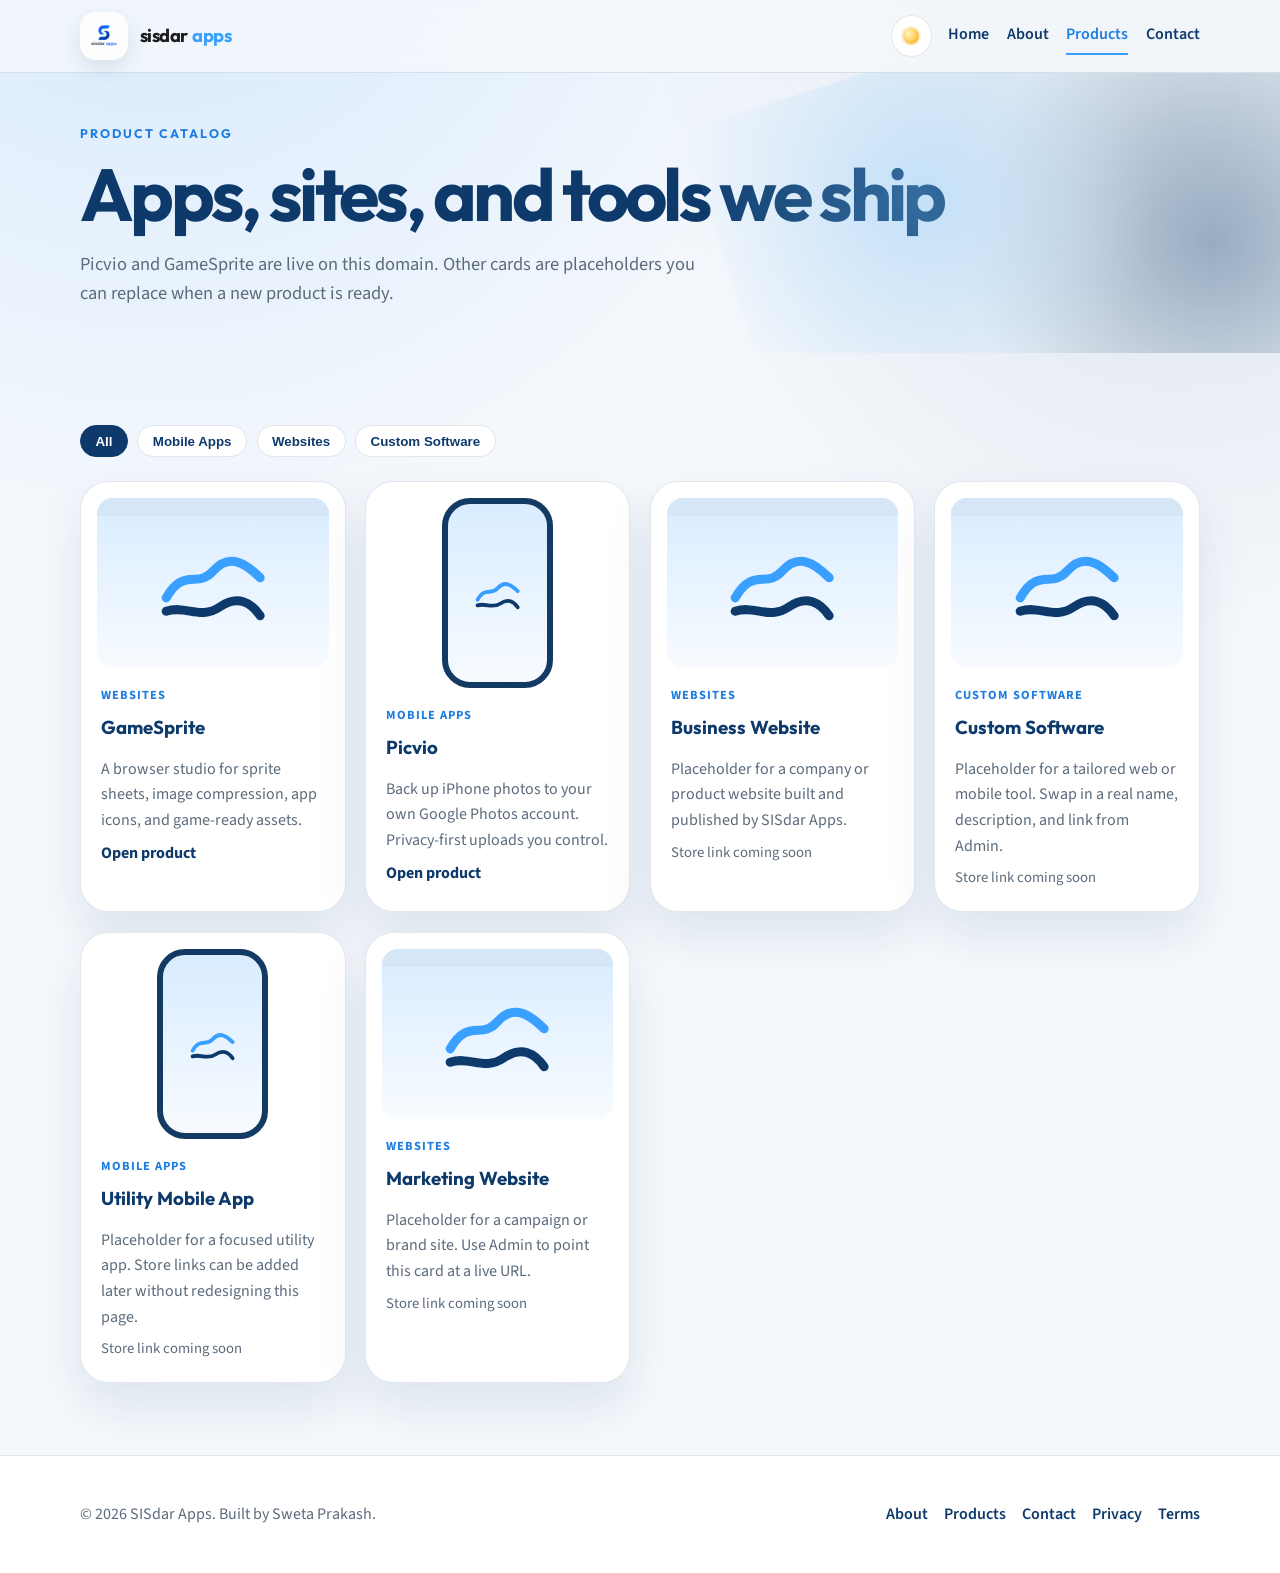
<file: products.html>
<!DOCTYPE html>
<html lang="en">
<head>
  <meta charset="UTF-8" />
  <meta name="viewport" content="width=device-width, initial-scale=1.0" />
  <title>Products — SISdar Apps</title>
  <meta name="description" content="Explore SISdar Apps products including GameSprite, mobile apps, websites, and custom software." />
  <meta name="theme-color" content="#F5F8FC" />
  <link rel="canonical" href="https://sisdarapps.co.in/products.html" />
  <meta property="og:title" content="Products — SISdar Apps" />
  <meta property="og:description" content="Explore SISdar Apps products including GameSprite, mobile apps, websites, and custom software." />
  <meta property="og:type" content="website" />
  <meta property="og:url" content="https://sisdarapps.co.in/products.html" />
  <meta property="og:image" content="https://sisdarapps.co.in/assets/logo.png" />
  <link rel="icon" type="image/png" href="assets/favicon.png" />
  <link rel="apple-touch-icon" href="assets/favicon.png" />
  <link rel="preconnect" href="https://fonts.googleapis.com" />
  <link rel="preconnect" href="https://fonts.gstatic.com" crossorigin />
  <link href="https://fonts.googleapis.com/css2?family=Outfit:wght@500;600;700;800&family=Source+Sans+3:wght@400;600;700&display=swap" rel="stylesheet" />
  <script src="js/theme-init.js"></script>
  <link rel="stylesheet" href="css/style.css" />
</head>
<body data-page="products">
  <a class="skip-link" href="#main">Skip to content</a>
  <header class="site-header">
    <div class="container header-inner">
      <a class="brand" href="index.html" aria-label="SISdar Apps home">
        <img src="assets/logo.png" alt="" class="brand-logo" width="48" height="48" />
        <span class="brand-text" aria-hidden="true"><span class="brand-sisdar">sisdar</span><span class="brand-apps">apps</span></span>
      </a>
      <div class="header-actions">
        <button class="theme-toggle" type="button" data-theme-toggle aria-label="Switch to dark theme">
          <span class="theme-toggle-sun" aria-hidden="true"></span>
          <span class="theme-toggle-moon" aria-hidden="true"></span>
        </button>
        <button class="nav-toggle" type="button" aria-expanded="false" aria-controls="site-nav">Menu</button>
      </div>
      <nav class="site-nav" id="site-nav" aria-label="Main">
        <a href="index.html" data-nav="home">Home</a>
        <a href="about.html" data-nav="about">About</a>
        <a href="products.html" data-nav="products">Products</a>
        <a href="contact.html" data-nav="contact">Contact</a>
      </nav>
    </div>
  </header>

  <main id="main">
    <section class="page-hero ribbon-stage">
      <div class="container">
        <span class="eyebrow">Product catalog</span>
        <h1>Apps, sites, and tools we ship</h1>
        <p>Picvio and GameSprite are live on this domain. Other cards are placeholders you can replace when a new product is ready.</p>
      </div>
    </section>

    <section class="section">
      <div class="container">
        <div class="filters" data-product-filters role="group" aria-label="Filter products">
          <button class="filter-chip" type="button" data-filter="all" aria-pressed="true">All</button>
          <button class="filter-chip" type="button" data-filter="apps" aria-pressed="false">Mobile Apps</button>
          <button class="filter-chip" type="button" data-filter="websites" aria-pressed="false">Websites</button>
          <button class="filter-chip" type="button" data-filter="software" aria-pressed="false">Custom Software</button>
        </div>
        <div class="product-grid" data-product-grid></div>
      </div>
    </section>
  </main>

  <footer class="site-footer">
    <div class="container footer-inner">
      <p>&copy; 2026 SISdar Apps. Built by Sweta Prakash.</p>
      <nav class="footer-links" aria-label="Footer">
        <a href="about.html">About</a>
        <a href="products.html">Products</a>
        <a href="contact.html">Contact</a>
        <a href="privacy.html">Privacy</a>
        <a href="terms.html">Terms</a>
      </nav>
    </div>
  </footer>
  <script src="js/site.js"></script>
  <script src="js/products.js"></script>
</body>
</html>
</file>
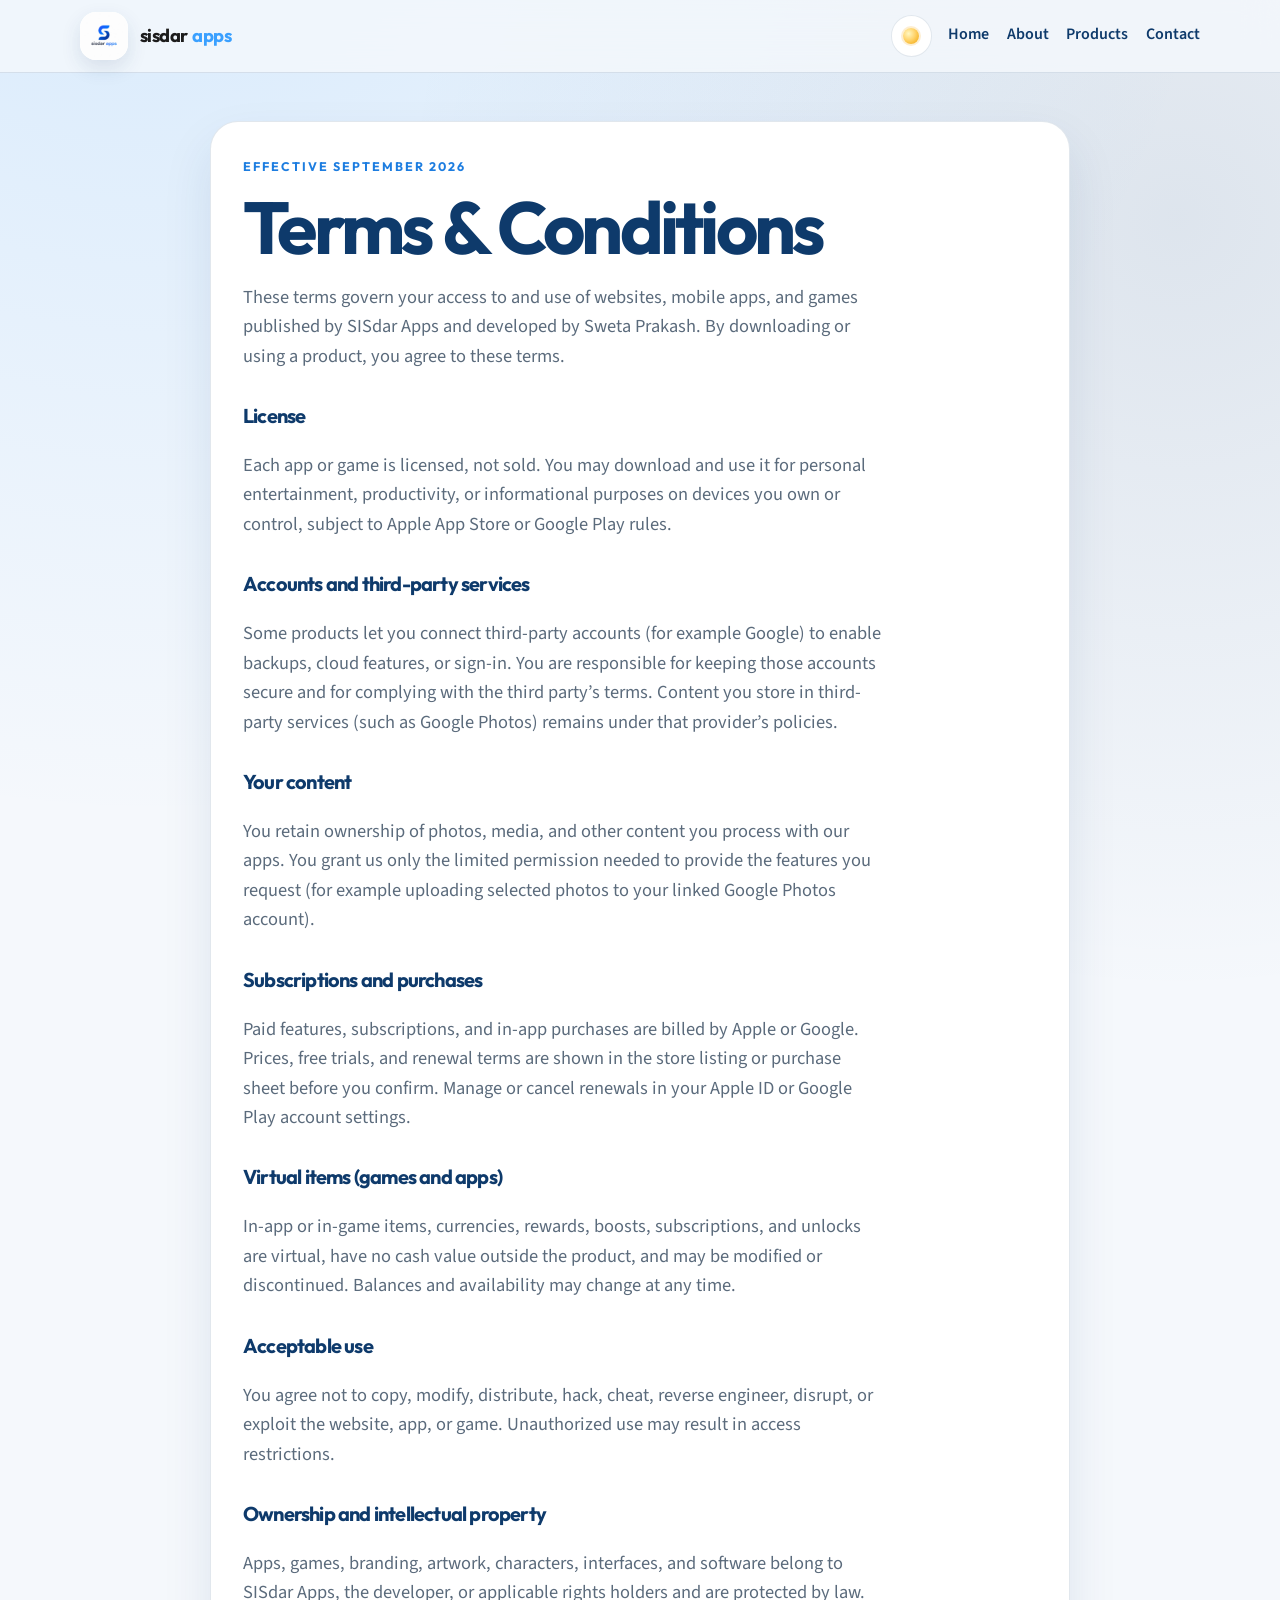
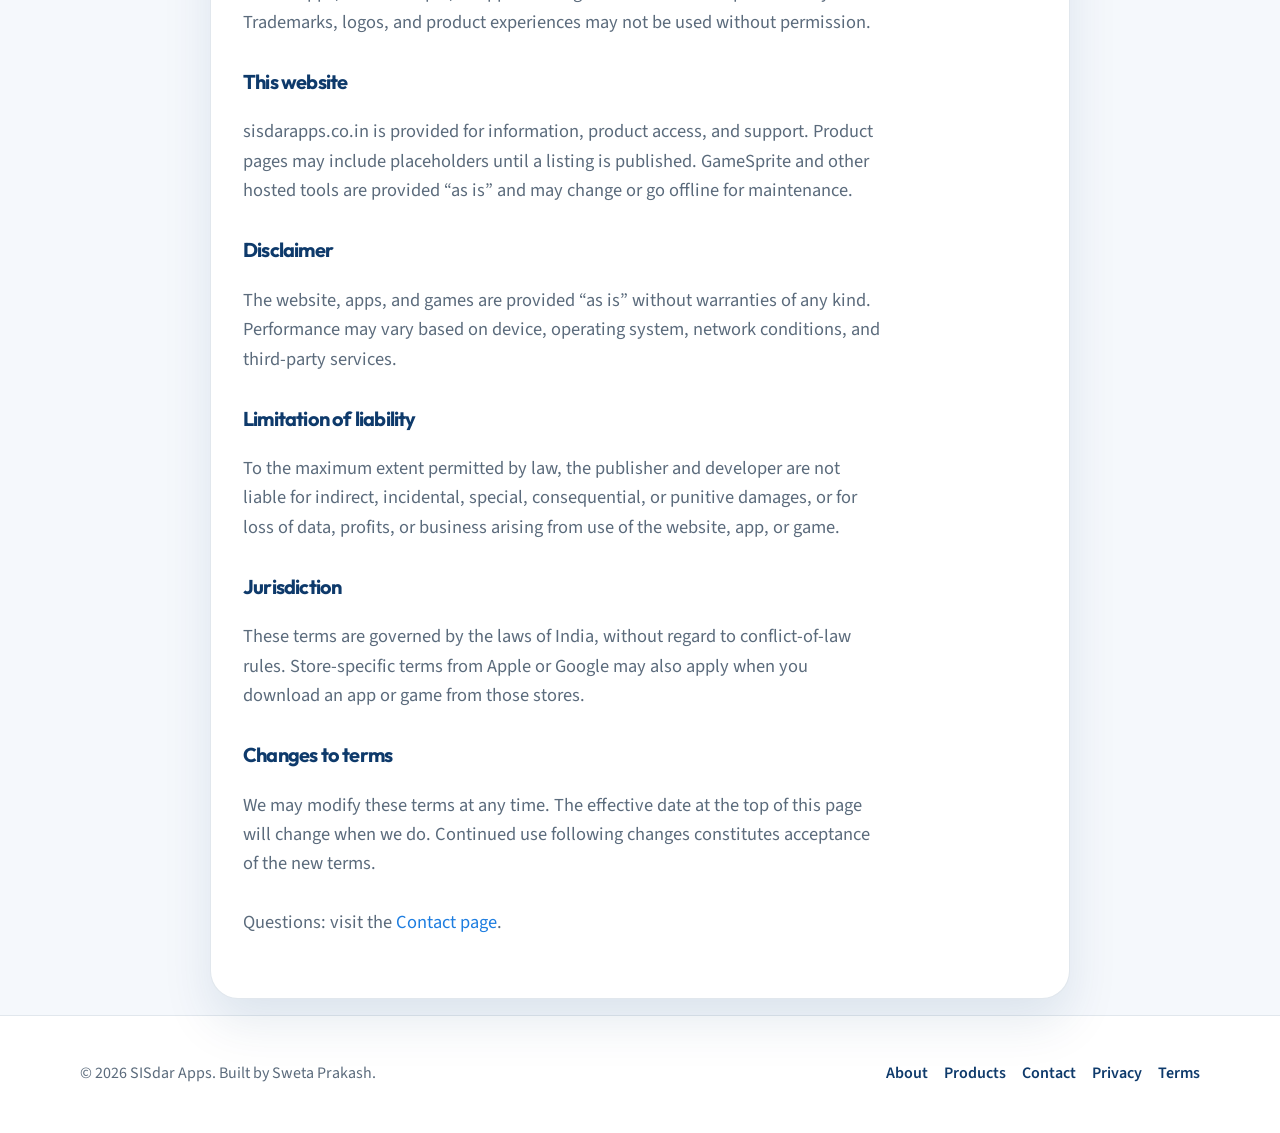
<file: terms.html>
<!DOCTYPE html>
<html lang="en">
<head>
  <meta charset="UTF-8" />
  <meta name="viewport" content="width=device-width, initial-scale=1.0" />
  <title>Terms &amp; Conditions — SISdar Apps</title>
  <meta name="description" content="Terms and Conditions for SISdar Apps websites, mobile apps, and games — including license, subscriptions, virtual items, and acceptable use. Effective September 2026." />
  <meta name="theme-color" content="#F5F8FC" />
  <link rel="canonical" href="https://sisdarapps.co.in/terms.html" />
  <meta property="og:title" content="Terms &amp; Conditions — SISdar Apps" />
  <meta property="og:description" content="Terms and Conditions for SISdar Apps websites, mobile apps, and games." />
  <meta property="og:type" content="website" />
  <meta property="og:url" content="https://sisdarapps.co.in/terms.html" />
  <meta property="og:image" content="https://sisdarapps.co.in/assets/logo.png" />
  <link rel="icon" type="image/png" href="assets/favicon.png" />
  <link rel="apple-touch-icon" href="assets/favicon.png" />
  <link rel="preconnect" href="https://fonts.googleapis.com" />
  <link rel="preconnect" href="https://fonts.gstatic.com" crossorigin />
  <link href="https://fonts.googleapis.com/css2?family=Outfit:wght@500;600;700;800&family=Source+Sans+3:wght@400;600;700&display=swap" rel="stylesheet" />
  <script src="js/theme-init.js"></script>
  <link rel="stylesheet" href="css/style.css" />
</head>
<body data-page="terms">
  <a class="skip-link" href="#main">Skip to content</a>
  <header class="site-header">
    <div class="container header-inner">
      <a class="brand" href="index.html" aria-label="SISdar Apps home">
        <img src="assets/logo.png" alt="" class="brand-logo" width="48" height="48" />
        <span class="brand-text" aria-hidden="true"><span class="brand-sisdar">sisdar</span><span class="brand-apps">apps</span></span>
      </a>
      <div class="header-actions">
        <button class="theme-toggle" type="button" data-theme-toggle aria-label="Switch to dark theme">
          <span class="theme-toggle-sun" aria-hidden="true"></span>
          <span class="theme-toggle-moon" aria-hidden="true"></span>
        </button>
        <button class="nav-toggle" type="button" aria-expanded="false" aria-controls="site-nav">Menu</button>
      </div>
      <nav class="site-nav" id="site-nav" aria-label="Main">
        <a href="index.html" data-nav="home">Home</a>
        <a href="about.html" data-nav="about">About</a>
        <a href="products.html" data-nav="products">Products</a>
        <a href="contact.html" data-nav="contact">Contact</a>
      </nav>
    </div>
  </header>

  <main id="main">
    <section class="section page-hero">
      <div class="container content-card">
        <span class="eyebrow">Effective September 2026</span>
        <h1>Terms &amp; Conditions</h1>
        <p>These terms govern your access to and use of websites, mobile apps, and games published by SISdar Apps and developed by Sweta Prakash. By downloading or using a product, you agree to these terms.</p>

        <h2>License</h2>
        <p>Each app or game is licensed, not sold. You may download and use it for personal entertainment, productivity, or informational purposes on devices you own or control, subject to Apple App Store or Google Play rules.</p>

        <h2>Accounts and third-party services</h2>
        <p>Some products let you connect third-party accounts (for example Google) to enable backups, cloud features, or sign-in. You are responsible for keeping those accounts secure and for complying with the third party’s terms. Content you store in third-party services (such as Google Photos) remains under that provider’s policies.</p>

        <h2>Your content</h2>
        <p>You retain ownership of photos, media, and other content you process with our apps. You grant us only the limited permission needed to provide the features you request (for example uploading selected photos to your linked Google Photos account).</p>

        <h2>Subscriptions and purchases</h2>
        <p>Paid features, subscriptions, and in-app purchases are billed by Apple or Google. Prices, free trials, and renewal terms are shown in the store listing or purchase sheet before you confirm. Manage or cancel renewals in your Apple ID or Google Play account settings.</p>

        <h2>Virtual items (games and apps)</h2>
        <p>In-app or in-game items, currencies, rewards, boosts, subscriptions, and unlocks are virtual, have no cash value outside the product, and may be modified or discontinued. Balances and availability may change at any time.</p>

        <h2>Acceptable use</h2>
        <p>You agree not to copy, modify, distribute, hack, cheat, reverse engineer, disrupt, or exploit the website, app, or game. Unauthorized use may result in access restrictions.</p>

        <h2>Ownership and intellectual property</h2>
        <p>Apps, games, branding, artwork, characters, interfaces, and software belong to SISdar Apps, the developer, or applicable rights holders and are protected by law. Trademarks, logos, and product experiences may not be used without permission.</p>

        <h2>This website</h2>
        <p>sisdarapps.co.in is provided for information, product access, and support. Product pages may include placeholders until a listing is published. GameSprite and other hosted tools are provided “as is” and may change or go offline for maintenance.</p>

        <h2>Disclaimer</h2>
        <p>The website, apps, and games are provided “as is” without warranties of any kind. Performance may vary based on device, operating system, network conditions, and third-party services.</p>

        <h2>Limitation of liability</h2>
        <p>To the maximum extent permitted by law, the publisher and developer are not liable for indirect, incidental, special, consequential, or punitive damages, or for loss of data, profits, or business arising from use of the website, app, or game.</p>

        <h2>Jurisdiction</h2>
        <p>These terms are governed by the laws of India, without regard to conflict-of-law rules. Store-specific terms from Apple or Google may also apply when you download an app or game from those stores.</p>

        <h2>Changes to terms</h2>
        <p>We may modify these terms at any time. The effective date at the top of this page will change when we do. Continued use following changes constitutes acceptance of the new terms.</p>

        <p>Questions: visit the <a href="contact.html">Contact page</a>.</p>
      </div>
    </section>
  </main>

  <footer class="site-footer">
    <div class="container footer-inner">
      <p>&copy; 2026 SISdar Apps. Built by Sweta Prakash.</p>
      <nav class="footer-links" aria-label="Footer">
        <a href="about.html">About</a>
        <a href="products.html">Products</a>
        <a href="contact.html">Contact</a>
        <a href="privacy.html">Privacy</a>
        <a href="terms.html">Terms</a>
      </nav>
    </div>
  </footer>
  <script src="js/site.js"></script>
</body>
</html>
</file>
<file: css/style.css>
:root {
  --sky: #3aa0ff;
  --sky-deep: #1d7de0;
  --navy: #0e3a6b;
  --navy-soft: #164a86;
  --charcoal: #1c1c1c;
  --muted: #5b6b7c;
  --ice: #f5f8fc;
  --ice-strong: #e8f1fb;
  --white: #ffffff;
  --line: rgba(14, 58, 107, 0.12);
  --shadow: 0 24px 50px rgba(14, 58, 107, 0.1);
  --radius: 28px;
  --header-h: 4.5rem;
  --header-bg: rgba(245, 248, 252, 0.82);
  --body-glow-a: rgba(58, 160, 255, 0.18);
  --body-glow-b: rgba(14, 58, 107, 0.1);
  --device-frame-bg: linear-gradient(180deg, #d9ecff, #f7fbff);
  --device-chrome: #123a63;
  --device-bar: #d5e6f7;
  --danger-bg: #fff1f1;
  --danger-text: #9b1c1c;
  --danger-line: #f3c1c1;
  --section-navy-text: #ffffff;
  --cta-muted: rgba(255, 255, 255, 0.82);
}

html[data-theme="dark"] {
  --sky: #5bb4ff;
  --sky-deep: #7ec8ff;
  --navy: #e8f1fb;
  --navy-soft: #b7cce6;
  --charcoal: #eef3f9;
  --muted: #9aadc2;
  --ice: #0b1220;
  --ice-strong: #121b2c;
  --white: #141e30;
  --line: rgba(126, 200, 255, 0.16);
  --shadow: 0 24px 50px rgba(0, 0, 0, 0.35);
  --header-bg: rgba(11, 18, 32, 0.86);
  --body-glow-a: rgba(58, 160, 255, 0.16);
  --body-glow-b: rgba(14, 58, 107, 0.28);
  --device-frame-bg: linear-gradient(180deg, #1a2a42, #121b2c);
  --device-chrome: #7ec8ff;
  --device-bar: #1f314d;
  --danger-bg: #3a1a1a;
  --danger-text: #ffb4b4;
  --danger-line: #6b3030;
  --section-navy-text: #ffffff;
  --cta-muted: rgba(255, 255, 255, 0.82);
  color-scheme: dark;
}

html[data-theme="light"] {
  color-scheme: light;
}

* {
  box-sizing: border-box;
}

html {
  scroll-behavior: smooth;
}

body {
  margin: 0;
  min-height: 100vh;
  color: var(--charcoal);
  background:
    radial-gradient(circle at 12% -10%, var(--body-glow-a), transparent 34%),
    radial-gradient(circle at 92% 8%, var(--body-glow-b), transparent 28%),
    var(--ice);
  font-family: "Source Sans 3", "Segoe UI", sans-serif;
  line-height: 1.6;
}

img {
  max-width: 100%;
  display: block;
}

a {
  color: var(--sky-deep);
  text-decoration: none;
}

a:hover {
  text-decoration: underline;
}

h1,
h2,
h3,
.brand-text,
.eyebrow,
.button {
  font-family: Outfit, "Source Sans 3", sans-serif;
}

.container {
  width: min(1120px, calc(100% - 2rem));
  margin: 0 auto;
}

.skip-link {
  position: absolute;
  left: 1rem;
  top: -4rem;
  z-index: 80;
  background: var(--navy);
  color: var(--white);
  padding: 0.7rem 1rem;
  border-radius: 999px;
}

.skip-link:focus {
  top: 1rem;
}

.site-header {
  position: sticky;
  top: 0;
  z-index: 40;
  backdrop-filter: blur(16px);
  background: var(--header-bg);
  border-bottom: 1px solid var(--line);
}

.header-inner,
.footer-inner {
  display: flex;
  align-items: center;
  justify-content: space-between;
  gap: 1rem;
  min-height: var(--header-h);
}

.header-actions {
  display: inline-flex;
  align-items: center;
  gap: 0.55rem;
  margin-left: auto;
}

.theme-toggle {
  width: 2.6rem;
  height: 2.6rem;
  border-radius: 999px;
  border: 1px solid var(--line);
  background: var(--white);
  color: var(--navy);
  display: inline-grid;
  place-items: center;
  cursor: pointer;
  position: relative;
  padding: 0;
}

.theme-toggle-sun,
.theme-toggle-moon {
  width: 1rem;
  height: 1rem;
  border-radius: 50%;
  display: block;
}

.theme-toggle-sun {
  background: radial-gradient(circle at 35% 35%, #fff7c2 0%, #ffd36a 45%, #f0a202 100%);
  box-shadow: 0 0 0 2px rgba(240, 162, 2, 0.18);
}

.theme-toggle-moon {
  background: radial-gradient(circle at 30% 30%, #e8f1fb 0%, #9bb7d8 55%, #3aa0ff 100%);
  box-shadow: inset -3px -2px 0 0 #0b1220;
}

html[data-theme="light"] .theme-toggle-moon,
html[data-theme="dark"] .theme-toggle-sun {
  display: none;
}

.brand {
  display: inline-flex;
  align-items: center;
  gap: 0.75rem;
  text-decoration: none;
}

.brand:hover {
  text-decoration: none;
}

.brand-logo {
  width: 48px;
  height: 48px;
  object-fit: cover;
  object-position: 50% 16%;
  border-radius: 16px;
  background: var(--white);
  box-shadow: 0 8px 20px rgba(14, 58, 107, 0.12);
}

.brand-text {
  display: flex;
  gap: 0.28rem;
  font-size: 1.15rem;
  font-weight: 700;
  letter-spacing: -0.03em;
  line-height: 1;
}

.brand-sisdar {
  color: var(--charcoal);
}

.brand-apps {
  color: var(--sky);
}

.nav-toggle {
  display: none;
  border: 1px solid var(--line);
  background: var(--white);
  color: var(--navy);
  border-radius: 999px;
  padding: 0.55rem 0.9rem;
  font-weight: 700;
}

.site-nav {
  display: flex;
  flex-wrap: wrap;
  gap: 0.35rem 1.1rem;
}

.site-nav a {
  color: var(--navy);
  font-weight: 600;
  text-decoration: none;
  padding: 0.35rem 0;
  border-bottom: 2px solid transparent;
}

.site-nav a:hover,
.site-nav a[aria-current="page"] {
  color: var(--sky-deep);
  border-bottom-color: var(--sky);
  text-decoration: none;
}

.ribbon-stage {
  position: relative;
  overflow: hidden;
}

.ribbon-stage::before {
  content: "";
  position: absolute;
  inset: -20% -10% auto auto;
  width: min(42rem, 90vw);
  height: 28rem;
  background:
    radial-gradient(circle at 30% 30%, #7ec8ff 0%, transparent 42%),
    radial-gradient(circle at 70% 60%, #0e3a6b 0%, transparent 46%);
  opacity: 0.35;
  transform: rotate(-18deg);
  pointer-events: none;
}

.section {
  padding: 4.5rem 0;
  position: relative;
}

.section-ice {
  background: var(--white);
}

.section-navy {
  background:
    linear-gradient(135deg, #0e3a6b 0%, #082544 100%);
  color: #ffffff;
}

.hero {
  padding: 3.5rem 0 4.5rem;
}

.hero-grid {
  display: grid;
  grid-template-columns: 1.15fr 0.85fr;
  gap: 2.5rem;
  align-items: center;
}

.eyebrow {
  display: inline-block;
  margin-bottom: 0.9rem;
  text-transform: uppercase;
  letter-spacing: 0.16em;
  font-size: 0.78rem;
  font-weight: 700;
  color: var(--sky-deep);
}

.hero-copy h1,
.page-hero h1 {
  margin: 0;
  font-size: clamp(2.6rem, 6vw, 4.6rem);
  letter-spacing: -0.05em;
  line-height: 0.98;
  color: var(--navy);
}

.hero-copy p,
.page-hero p {
  max-width: 40rem;
  margin: 1.2rem 0 1.8rem;
  font-size: 1.15rem;
  color: var(--muted);
}

.hero-actions,
.form-actions {
  display: flex;
  flex-wrap: wrap;
  gap: 0.85rem;
}

.form-status {
  margin: 0 0 0.9rem;
  padding: 0.75rem 0.9rem;
  border-radius: 14px;
  font-weight: 600;
  border: 1px solid var(--line);
  background: var(--ice);
  color: var(--navy);
}

.form-status.is-success {
  background: rgba(58, 160, 255, 0.12);
  border-color: rgba(58, 160, 255, 0.28);
  color: var(--sky-deep);
}

.form-status.is-error {
  background: var(--danger-bg);
  border-color: var(--danger-line);
  color: var(--danger-text);
}

.honey-field {
  position: absolute !important;
  left: -10000px !important;
  width: 1px !important;
  height: 1px !important;
  overflow: hidden !important;
  opacity: 0 !important;
  pointer-events: none !important;
}

.contact-form {
  position: relative;
}

.button:disabled {
  opacity: 0.65;
  cursor: wait;
  transform: none;
}

.button {
  border: 0;
  border-radius: 999px;
  padding: 0.9rem 1.45rem;
  font-weight: 700;
  cursor: pointer;
  display: inline-flex;
  align-items: center;
  justify-content: center;
  text-decoration: none;
  transition: transform 0.2s ease, box-shadow 0.2s ease;
}

.button:hover {
  transform: translateY(-2px);
  text-decoration: none;
}

.button-primary {
  background: linear-gradient(135deg, var(--sky) 0%, #0e3a6b 140%);
  color: #ffffff;
  box-shadow: 0 14px 28px rgba(29, 125, 224, 0.28);
}

.button-secondary {
  background: var(--white);
  color: var(--navy);
  border: 1px solid var(--line);
}

.button-ghost {
  background: transparent;
  color: var(--navy);
  border: 1px solid var(--line);
}

.button-danger {
  background: var(--danger-bg);
  color: var(--danger-text);
  border: 1px solid var(--danger-line);
}

.hero-visual {
  position: relative;
  min-height: 22rem;
  display: grid;
  place-items: center;
}

.ribbon-mark {
  width: min(22rem, 100%);
  filter: drop-shadow(0 24px 40px rgba(14, 58, 107, 0.18));
}

.ribbon-mark path {
  animation: ribbon-drift 8s ease-in-out infinite alternate;
}

.section-header {
  display: grid;
  gap: 0.5rem;
  margin-bottom: 2rem;
}

.section-header h2,
.page-hero h2 {
  margin: 0;
  font-size: clamp(1.8rem, 3vw, 2.6rem);
  letter-spacing: -0.04em;
  color: var(--navy);
}

.section-header p {
  margin: 0;
  color: var(--muted);
  max-width: 40rem;
}

.feature-grid,
.product-grid,
.values-grid,
.contact-details,
.admin-grid {
  display: grid;
  gap: 1.2rem;
}

.admin-grid {
  grid-template-columns: 1fr 1fr;
}

label:has(input[type="checkbox"]) {
  display: flex;
  align-items: center;
  gap: 0.55rem;
  font-weight: 600;
}

label:has(input[type="checkbox"]) input {
  width: auto;
}

.feature-grid,
.values-grid {
  grid-template-columns: repeat(3, 1fr);
}

.product-grid {
  grid-template-columns: repeat(auto-fit, minmax(250px, 1fr));
}

.feature-card,
.value-card,
.content-card,
.leader-card,
.contact-form,
.admin-card,
.status-card {
  background: var(--white);
  border: 1px solid var(--line);
  border-radius: var(--radius);
  box-shadow: var(--shadow);
}

.feature-card,
.value-card {
  padding: 1.6rem;
}

.feature-icon {
  width: 3rem;
  height: 3rem;
  border-radius: 1rem;
  display: grid;
  place-items: center;
  margin-bottom: 1rem;
  background: linear-gradient(135deg, var(--sky), #0e3a6b);
  color: #ffffff;
  font-weight: 800;
}

.feature-card h3,
.value-card h3,
.product-card h3 {
  margin: 0 0 0.4rem;
  color: var(--navy);
}

.feature-card p,
.value-card p {
  margin: 0;
  color: var(--muted);
}

.filters {
  display: flex;
  flex-wrap: wrap;
  gap: 0.6rem;
  margin-bottom: 1.5rem;
}

.filter-chip {
  border: 1px solid var(--line);
  background: var(--white);
  color: var(--navy);
  border-radius: 999px;
  padding: 0.45rem 0.9rem;
  font-weight: 700;
  cursor: pointer;
}

.filter-chip[aria-pressed="true"] {
  background: #0e3a6b;
  color: #ffffff;
  border-color: #0e3a6b;
}

.product-card {
  overflow: hidden;
  background: var(--white);
  border: 1px solid var(--line);
  border-radius: var(--radius);
  box-shadow: var(--shadow);
  display: flex;
  flex-direction: column;
  transition: transform 0.2s ease;
}

.product-card:hover {
  transform: translateY(-6px) rotate(-0.4deg);
}

.device-frame {
  margin: 1rem 1rem 0;
  border-radius: 22px;
  background: var(--device-frame-bg);
  min-height: 170px;
  display: grid;
  place-items: center;
  position: relative;
  overflow: hidden;
}

.device-frame.phone {
  width: 42%;
  min-height: 190px;
  margin: 1rem auto 0;
  border-radius: 28px;
  border: 6px solid var(--device-chrome);
}

.device-frame.browser {
  border-radius: 16px;
}

.device-frame.browser::before {
  content: "";
  position: absolute;
  top: 0;
  left: 0;
  right: 0;
  height: 18px;
  background: var(--device-bar);
}

.device-thumb {
  width: 58%;
  height: auto;
  object-fit: contain;
}

.product-body {
  padding: 1.15rem 1.25rem 1.35rem;
  display: grid;
  gap: 0.45rem;
}

.product-cat {
  font-size: 0.78rem;
  font-weight: 700;
  letter-spacing: 0.08em;
  text-transform: uppercase;
  color: var(--sky-deep);
}

.product-body p {
  margin: 0;
  color: var(--muted);
}

.product-link {
  font-weight: 700;
  color: var(--navy);
  text-decoration: none;
}

.product-link:hover {
  color: var(--sky-deep);
}

.muted-note {
  color: var(--muted);
  font-size: 0.92rem;
}

.leader-card {
  display: grid;
  grid-template-columns: 180px 1fr;
  overflow: hidden;
}

.leader-mark {
  background: linear-gradient(180deg, var(--sky), #0e3a6b);
  color: #ffffff;
  display: grid;
  place-items: center;
  padding: 1.5rem;
  text-align: center;
}

.leader-initials {
  font-family: Outfit, sans-serif;
  font-size: 2.6rem;
  font-weight: 800;
  letter-spacing: -0.05em;
}

.leader-copy {
  padding: 1.6rem 1.8rem;
}

.leader-copy h3 {
  margin: 0 0 0.25rem;
  color: var(--navy);
}

.leader-copy p {
  margin: 0.35rem 0;
  color: var(--muted);
}

.cta-band {
  display: flex;
  justify-content: space-between;
  gap: 1.5rem;
  align-items: center;
}

.cta-band h2 {
  margin: 0 0 0.4rem;
  font-size: clamp(1.8rem, 3vw, 2.4rem);
}

.cta-band p {
  margin: 0;
  color: var(--cta-muted);
}

.page-hero {
  padding: 3rem 0 1rem;
}

.content-card {
  padding: 2rem;
  max-width: 860px;
}

.content-card h1 {
  margin-top: 0;
  color: var(--navy);
}

.content-card .app-icon {
  display: block;
  margin-bottom: 1rem;
  border-radius: 22%;
}

.content-card h2 {
  margin-top: 1.8rem;
  color: var(--navy);
  font-size: 1.25rem;
}

.content-card p,
.content-card li {
  color: var(--muted);
}

.content-card ul {
  padding-left: 1.15rem;
}

.contact-layout {
  display: grid;
  grid-template-columns: 0.9fr 1.1fr;
  gap: 1.4rem;
}

.contact-details {
  grid-template-columns: 1fr 1fr;
}

.contact-details div,
.contact-form,
.admin-card {
  padding: 1.3rem;
}

.contact-details h2,
.contact-form h2,
.admin-card h2 {
  margin: 0 0 0.35rem;
  font-size: 1rem;
  color: var(--navy);
}

label {
  display: grid;
  gap: 0.35rem;
  margin-bottom: 0.9rem;
  font-weight: 700;
  color: var(--navy);
}

input,
select,
textarea {
  width: 100%;
  border: 1px solid var(--line);
  border-radius: 14px;
  padding: 0.75rem 0.85rem;
  font: inherit;
  background: var(--ice);
  color: var(--charcoal);
}

textarea {
  min-height: 8rem;
  resize: vertical;
}

input:focus,
select:focus,
textarea:focus,
.button:focus-visible,
.filter-chip:focus-visible,
.nav-toggle:focus-visible,
.theme-toggle:focus-visible,
.site-nav a:focus-visible {
  outline: 3px solid rgba(58, 160, 255, 0.45);
  outline-offset: 2px;
}

.site-footer {
  border-top: 1px solid var(--line);
  background: var(--white);
  padding: 1.4rem 0;
}

.site-footer p {
  margin: 0;
  color: var(--muted);
}

.footer-links {
  display: flex;
  flex-wrap: wrap;
  gap: 1rem;
}

.footer-links a {
  color: var(--navy);
  font-weight: 600;
  text-decoration: none;
}

.empty-state,
.status-card {
  padding: 1.2rem 1.4rem;
}

.admin-toolbar {
  display: flex;
  justify-content: space-between;
  gap: 1rem;
  align-items: center;
  margin-bottom: 1.2rem;
}

.admin-list {
  display: grid;
  gap: 0.8rem;
}

.admin-row {
  display: grid;
  grid-template-columns: 1fr auto auto;
  gap: 0.7rem;
  align-items: center;
  padding: 0.9rem 1rem;
  border: 1px solid var(--line);
  border-radius: 18px;
  background: var(--ice);
}

.token-note {
  font-size: 0.9rem;
  color: var(--muted);
}

.visually-hidden {
  position: absolute;
  width: 1px;
  height: 1px;
  padding: 0;
  margin: -1px;
  overflow: hidden;
  clip: rect(0, 0, 0, 0);
  border: 0;
}

@keyframes ribbon-drift {
  from {
    transform: translateY(0);
  }
  to {
    transform: translateY(-8px);
  }
}

@media (prefers-reduced-motion: reduce) {
  html {
    scroll-behavior: auto;
  }

  .ribbon-mark path,
  .product-card,
  .button {
    animation: none;
    transition: none;
  }
}

@media (max-width: 860px) {
  .hero-grid,
  .leader-card,
  .contact-layout,
  .feature-grid,
  .values-grid,
  .admin-grid,
  .cta-band,
  .header-inner,
  .footer-inner {
    grid-template-columns: 1fr;
    flex-direction: column;
    align-items: flex-start;
  }

  .nav-toggle {
    display: inline-flex;
  }

  .header-actions {
    margin-left: auto;
  }

  .header-inner {
    flex-wrap: wrap;
    flex-direction: row;
    align-items: center;
  }

  .site-nav {
    display: none;
    width: 100%;
    flex-direction: column;
    padding-bottom: 1rem;
  }

  .site-nav.is-open {
    display: flex;
  }

  .hero-visual {
    min-height: 16rem;
    width: 100%;
  }
}

@media (max-width: 560px) {
  .contact-details,
  .admin-row {
    grid-template-columns: 1fr;
  }

  .container {
    width: calc(100% - 1.25rem);
  }
}
</file>
